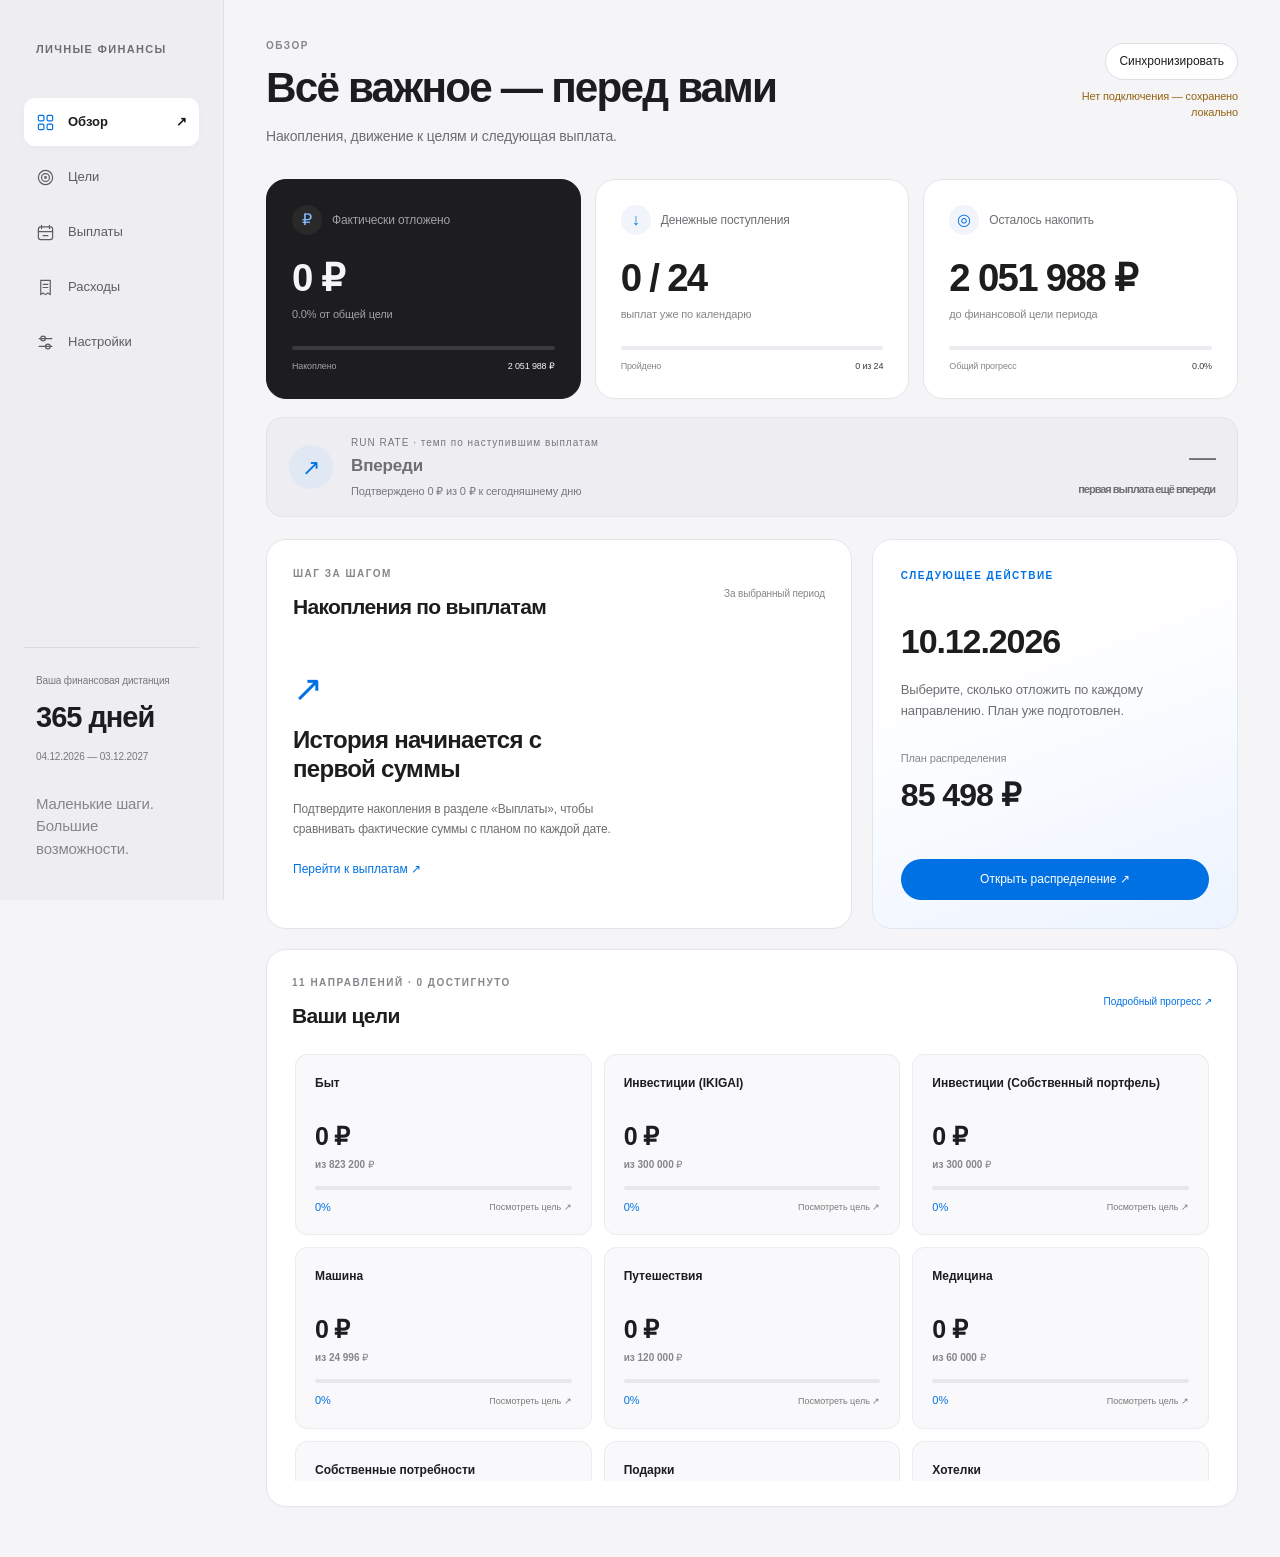
<file: index.html>
<!doctype html>
<html lang="ru">
<head>
<meta charset="utf-8">
<meta name="viewport" content="width=device-width, initial-scale=1">
<title>Финансовый трекер — 365 дней</title>
<style>
:root{--bg:#0f172a;--panel:#111c33;--panel2:#17233d;--line:#2b3a58;--text:#e5edf8;--muted:#9fb0ca;--accent:#65d6a5;--accent2:#7aa7ff;--warn:#ffd166;--danger:#ff7b8b}
*{box-sizing:border-box} body{margin:0;background:linear-gradient(135deg,#0b1222,#14213d);color:var(--text);font-family:Inter,system-ui,-apple-system,Segoe UI,Roboto,Arial,sans-serif}
.wrap{max-width:1500px;margin:auto;padding:24px}.hero{display:flex;justify-content:space-between;gap:20px;align-items:flex-start;margin-bottom:18px;flex-wrap:wrap}
h1{margin:0 0 8px;font-size:clamp(26px,4vw,42px)} h2{margin:0 0 12px;font-size:20px} p{color:var(--muted);margin:6px 0}
.badge{display:inline-block;padding:6px 10px;border:1px solid #365070;border-radius:999px;color:#b9caff;background:#172844;font-size:12px}
.panel{background:rgba(17,28,51,.92);border:1px solid var(--line);border-radius:18px;padding:18px;box-shadow:0 12px 30px #0002;margin-bottom:18px}
.grid{display:grid;grid-template-columns:repeat(3,minmax(0,1fr));gap:14px}.metric{position:relative;overflow:hidden;min-height:178px;padding:16px;border:1px solid #31476b;border-radius:18px;background:linear-gradient(145deg,#1a2b49,#14213a);box-shadow:inset 0 1px #ffffff0b,0 10px 22px #00000014;display:flex;flex-direction:column}.metric:after{content:"";position:absolute;width:130px;height:130px;border-radius:50%;right:-62px;top:-70px;background:radial-gradient(circle,#7aa7ff22,transparent 68%);pointer-events:none}.metric-top{display:flex;align-items:center;gap:9px;color:#b6c8e3;font-weight:750;font-size:13px;position:relative;z-index:1}.metric-icon{display:grid;place-items:center;width:29px;height:29px;border-radius:9px;background:#2b4268;color:#b8d2ff;font-size:16px}.metric-value{font-size:31px;line-height:1.08;font-weight:850;letter-spacing:-.7px;margin:17px 0 5px;position:relative;z-index:1}.metric-detail{font-size:12px;color:var(--muted);position:relative;z-index:1}.metric-progress{height:9px;border-radius:999px;background:#263955;overflow:hidden;margin-top:auto;position:relative;z-index:1}.metric-progress span{display:block;height:100%;width:0;border-radius:inherit;box-shadow:0 0 13px #7aa7ff8c;transition:width .3s}.metric-meta{display:flex;justify-content:space-between;gap:8px;margin-top:8px;color:#94a9c8;font-size:11px;position:relative;z-index:1}.metric-meta b{color:#d7e4f8}.metric-earned .metric-icon,.metric-earned .metric-progress span{background:linear-gradient(90deg,#4a93ff,#65d6a5)}.metric-remaining .metric-icon,.metric-remaining .metric-progress span{background:linear-gradient(90deg,#8c88ff,#7aa7ff)}.metric-payments .metric-icon,.metric-payments .metric-progress span{background:linear-gradient(90deg,#536dff,#7aa7ff)}
.progress{height:12px;background:#24334d;border-radius:999px;overflow:hidden;margin-top:10px}.bar{height:100%;width:0;background:linear-gradient(90deg,var(--accent2),var(--accent));transition:width .25s}
.controls{display:flex;gap:10px;flex-wrap:wrap;align-items:center}.controls label{font-size:13px;color:var(--muted)} input,select,button{font:inherit} input,select{background:#0d172a;color:var(--text);border:1px solid #3b4c6c;border-radius:9px;padding:9px;min-width:0} button{border:0;border-radius:10px;padding:10px 13px;cursor:pointer;background:var(--accent);color:#082116;font-weight:800} button.secondary{background:#2a3b5c;color:var(--text)} button.danger{background:#5b2635;color:#ffd8df}
.run-rate{display:grid;grid-template-columns:auto minmax(220px,1fr) auto;gap:18px;align-items:center;background:linear-gradient(100deg,#172a49,#162b3d);border:1px solid #36567d;border-radius:15px;padding:16px}.run-rate-icon{display:grid;place-items:center;width:46px;height:46px;border-radius:14px;background:#223b61;color:#a9c8ff;font-size:22px}.run-rate-label{font-size:13px;color:var(--muted)}.run-rate-title{font-size:18px;font-weight:800;margin-top:3px}.run-rate-copy{font-size:13px;color:var(--muted);margin-top:4px}.run-rate-value{text-align:right;font-size:20px;font-weight:850}.run-rate-value small{display:block;font-size:12px;font-weight:600;color:var(--muted);margin-top:3px}.payday-layout{display:grid;grid-template-columns:minmax(270px,.8fr) minmax(0,1.2fr);gap:14px;height:620px}.payday-list,.allocation{min-height:0;overflow:auto}.payday-list{padding-right:4px}.payday-item{width:100%;display:grid;grid-template-columns:1fr auto;gap:4px;text-align:left;background:var(--panel2);color:var(--text);border:1px solid var(--line);border-radius:12px;padding:12px;margin:0 0 8px}.payday-item:hover,.payday-item.selected{border-color:var(--accent2);background:#1b3150}.payday-item .date{font-weight:800}.payday-item .details{font-size:12px;color:var(--muted)}.payday-item .amount{text-align:right;font-size:12px;color:var(--muted)}.payday-item .amount b{display:block;color:var(--text);font-size:14px}.allocation{background:var(--panel2);border:1px solid var(--line);border-radius:14px;padding:15px}.allocation-head{display:flex;justify-content:space-between;gap:12px;align-items:flex-start;margin-bottom:12px}.allocation-head h3{margin:0;font-size:18px}.allocation-total{font-size:12px;color:var(--muted);text-align:right}.allocation-total b{display:block;color:var(--text);font-size:16px;margin-top:3px}.allocation-actions{display:flex;gap:8px;align-items:flex-end;flex-direction:column}.allocation-actions button{font-size:12px;padding:7px 9px}.allocation-table{width:100%;border-collapse:collapse;font-size:14px}.allocation-table th,.allocation-table td{padding:9px 4px;border-bottom:1px solid #263650;text-align:right}.allocation-table th:first-child,.allocation-table td:first-child{text-align:left}.allocation-table th{color:var(--muted);font-size:12px;font-weight:600}.actual{width:128px;padding:9px 11px;background:#0a1c33;color:#f4f8ff;border:1px solid #4f72a5;border-radius:9px;text-align:right;font-weight:750;box-shadow:inset 0 1px 0 #ffffff12}.actual.pending{background:#101b2d;color:#9fb0ca;border-color:#40506b;border-style:dashed;font-weight:600}.actual:hover{border-color:#7aa7ff}.actual:focus{outline:none;border-color:var(--accent);box-shadow:0 0 0 3px #65d6a533}.status{font-weight:800}.good{color:var(--accent)}.partial{color:var(--warn)}.bad{color:var(--danger)}.muted{color:var(--muted)}.goal-grid{display:grid;grid-template-columns:repeat(3,minmax(0,1fr));gap:12px}.goal{background:linear-gradient(145deg,#192742,#152139);border:1px solid var(--line);border-radius:14px;padding:14px;box-shadow:inset 0 1px #ffffff08}.goal.pace-good{border-color:#326b59}.goal.pace-warn,.goal.pace-partial{border-color:#806834}.goal.pace-bad{border-color:#743946}.goal-head{display:flex;justify-content:space-between;gap:10px;font-weight:700}.goal .numbers{font-size:13px;color:var(--muted);margin-top:8px}.pace-badge{font-size:11px;font-weight:800;padding:4px 7px;border-radius:999px;white-space:nowrap;background:#273956;color:var(--muted)}.pace-good .pace-badge{background:#1d493d;color:#8ce5bd}.pace-warn .pace-badge,.pace-partial .pace-badge{background:#554523;color:#ffe197}.pace-bad .pace-badge{background:#572b36;color:#ffb7c0}.goal-track{height:9px;background:#24334d;border-radius:999px;overflow:visible;position:relative;margin-top:11px}.goal-track .bar{height:100%;border-radius:999px}.pace-line{position:absolute;top:-3px;bottom:-3px;width:2px;background:#e5edf8;border-radius:2px;opacity:.8}.pace-numbers{display:flex;justify-content:space-between;gap:8px;margin-top:8px;font-size:11px;color:var(--muted)}.pace-numbers b{color:#c9d8ed}.note{font-size:12px;color:var(--muted);line-height:1.5}.footer{display:flex;justify-content:space-between;gap:10px;flex-wrap:wrap;color:var(--muted);font-size:12px}
.sync-status{font-size:13px;color:var(--muted)}.sync-status[data-status="saved"]{color:var(--accent)}.sync-status[data-status="error"],.sync-status[data-status="offline"]{color:var(--warn)}
</style>
<link rel="stylesheet" href="expenses.css">
<link rel="stylesheet" href="design.css">
<link rel="stylesheet" href="workspace.css">
</head>
<body>
<div class="wrap">
  <div class="hero">
    <div>
      <span class="badge">365 дней · ближе к своим целям</span>
      <h1>Ваше завтра,<br>в цифрах.</h1>
      <p>Планы становятся ближе с каждой выплатой. Распределяйте накопления и наблюдайте, как растут ваши цели.</p>
    </div>
    <div class="controls">
      <label>Старт периода <input id="startDate" type="date"></label>
      <button id="rebuild">Пересчитать год</button>
      <button class="secondary" id="save">Сохранить в браузере</button>
      <button class="secondary" id="export">Экспорт CSV</button>
      <button class="secondary" id="restoreCsv">Загрузить CSV</button>
      <input id="importCsv" type="file" accept="text/csv,.csv" hidden>
      <button class="danger" id="reset">Сбросить факт</button>
    </div>
  </div>

  <div class="controls" style="margin-bottom:18px"><button class="secondary" id="sync" title="Загрузить суммы из Google Sheets и повторить отправку локальных изменений">Синхронизировать</button><span class="sync-status" id="syncStatus" role="status" aria-live="polite">Загрузка данных…</span></div>

  <p class="note" style="margin-bottom:18px">Изменения отправляются автоматически после окончания ввода. «Синхронизировать» загружает суммы из Google Sheets и повторяет отправку несохранённых изменений.</p>

  <section class="grid" id="metrics"></section>

  <section class="panel" id="runRate"></section>

  <section class="panel">
    <h2>Прогресс по целям</h2>
    <div class="goal-grid" id="goals"></div>
  </section>

  <section class="panel">
    <h2>Календарь зарплат и распределений</h2>
    <p class="note">Поля уже заполнены плановыми суммами — при необходимости просто исправьте их. Enter сохраняет значение и переводит к следующему полю. Если часть целей в этом месяце пропускается, нажмите «Закрыть выплату» — она получит статус «Готово, неполностью».</p>
    <div class="payday-layout"><div class="payday-list" id="paydays"></div><div class="allocation" id="allocation"></div></div>
  </section>

  <section class="panel">
    <h2>Правила и настройки</h2>
    <p class="note">Суммы из плана: зарплата 171 000 ₽ в месяц, каждая выплата — 85 500 ₽. Плановые суммы по направлениям делятся пополам между двумя выплатами месяца. Учитываются общероссийские нерабочие праздничные дни и переносы выходных.</p>
    <div class="footer"><span id="summary"></span><span>Данные сохраняются в браузере автоматически.</span></div>
  </section>
</div>

<script>
const APPS_SCRIPT_URL = 'https://script.google.com/macros/s/AKfycbxyXlfMsLI5Rtqs5pRAyI-jBSozz_n-5YHSTcrkU-KpD9yapOXZPlHC12Tip6o6TkC5/exec';
const SYNC_CACHE_KEY = 'financeTrackerSyncV1', SAVE_DELAY = 850;
// Sheets currently serializes midnight Moscow time as the previous UTC day.
const SHEET_TIME_ZONE = 'Europe/Moscow';
let pending = {}, syncTimer, saving = null, loading = null, storageFailed = false;
function setSyncStatus(status, message){
  const el=document.getElementById('syncStatus');
  el.dataset.status=status;
  el.textContent=storageFailed?'Ошибка синхронизации — локальный кэш недоступен':message;
}
function readCache(name, fallback){
  try{return JSON.parse(localStorage.getItem(name)||'null')??fallback}
  catch(error){storageFailed=true;return fallback}
}
function persistCache(){
  try{
    // One atomic snapshot keeps values and their pending flags together across reloads.
    localStorage.setItem(SYNC_CACHE_KEY,JSON.stringify({actual,pending}));
    localStorage.setItem('financeTrackerActual',JSON.stringify(actual));
    storageFailed=false;
  }catch(error){storageFailed=true;setSyncStatus('error','Ошибка синхронизации')}
}
function scheduleSync(delay=SAVE_DELAY){
  clearTimeout(syncTimer);
  syncTimer=setTimeout(()=>syncPendingEntries(),delay);
}
function queueEntry(date,category,value,planned,force=false){
  const id=key(date,category), amount=Number(value);
  const normalized=Number.isFinite(amount)?Math.max(0,amount):0;
  // Enter and the browser-save button may confirm an already saved value.
  if(!force && Object.hasOwn(actual,id) && actual[id]===normalized) return;
  actual[id]=normalized;
  pending[id]={date,category,planned,actual:actual[id],revision:Date.now()+":"+Math.random(),due:Date.now()+SAVE_DELAY};
  persistCache();
  setSyncStatus(navigator.onLine?'saving':'offline',navigator.onLine?'Сохраняется…':'Нет подключения — сохранено локально');
  scheduleSync();
}
async function requestCloud(options={}){
  const controller=new AbortController(), timeout=setTimeout(()=>controller.abort(),20000);
  try{
    const response=await fetch(APPS_SCRIPT_URL,{...options,signal:controller.signal,redirect:'follow'});
    if(!response.ok) throw new Error(`Google Sheets: HTTP ${response.status}`);
    let data;
    try{data=await response.json()}catch(error){throw new Error('Google вернул не JSON. Проверьте доступ к веб-приложению Apps Script.')}
    if(data?.ok!==true) throw new Error('Google Sheets не подтвердил запрос');
    return data;
  }finally{clearTimeout(timeout)}
}
function reportSyncError(error){
  const offline=!navigator.onLine || error instanceof TypeError || error.name==='AbortError';
  setSyncStatus(offline?'offline':'error',offline?'Нет подключения — сохранено локально':`Ошибка синхронизации: ${error.message}`);
}
async function saveCloudEntry(entry){
  const {date,category,planned,actual}=entry;
  return requestCloud({method:'POST',headers:{'Content-Type':'text/plain;charset=utf-8'},body:JSON.stringify({date,category,planned,actual})});
}
function syncPendingEntries(){
  if(saving) return saving;
  if(loading) return loading.then(()=>syncPendingEntries());
  if(!navigator.onLine){setSyncStatus('offline','Нет подключения — сохранено локально');return Promise.resolve()}
  // Defer the worker so even an empty/not-yet-due queue clears the assigned promise.
  saving=Promise.resolve().then(async()=>{
    try{
      // Serialize requests. An acknowledgement clears only the exact version sent.
      while(true){
        const pair=Object.entries(pending).find(([,entry])=>entry.due<=Date.now());
        if(!pair) break;
        const [id,entry]=pair;
        setSyncStatus('saving','Сохраняется…');
        await saveCloudEntry(entry);
        if(pending[id]?.revision===entry.revision){delete pending[id];persistCache()}
      }
      if(Object.keys(pending).length){scheduleSync();setSyncStatus('saving','Сохраняется…')}
      else setSyncStatus('saved','Сохранено ✓');
    }catch(error){reportSyncError(error);scheduleSync(15000)}
    finally{saving=null}
  });
  return saving;
}
function normalizeCloudEntry(entry){
  let date=entry?.Date;
  if(typeof date==='string' && /^\d{4}-\d{2}-\d{2}T/.test(date)){
    const parsed=new Date(date);
    if(!Number.isFinite(parsed.getTime())) throw new Error('Некорректная дата в Google Sheets');
    const parts=new Intl.DateTimeFormat('en-US',{timeZone:SHEET_TIME_ZONE,year:'numeric',month:'2-digit',day:'2-digit'}).formatToParts(parsed);
    const part=type=>parts.find(item=>item.type===type).value;
    date=`${part('year')}-${part('month')}-${part('day')}`;
  }
  if(typeof date!=='string' || !/^\d{4}-\d{2}-\d{2}$/.test(date) || typeof entry.Category!=='string' || typeof entry.Actual!=='number' || !Number.isFinite(entry.Actual) || entry.Actual<0){
    throw new Error('Некорректный формат записи в Google Sheets');
  }
  return {...entry,Date:date,updated:Date.parse(entry.UpdatedAt)||0};
}
function loadCloudEntries(){
  if(loading) return loading;
  const previousSave=saving;
  loading=(async()=>{
    try{
      if(previousSave) await previousSave;
      setSyncStatus('loading','Загрузка данных…');
      const data=await requestCloud({cache:'no-store'});
      if(!Array.isArray(data.entries)) throw new Error('Invalid entries');
      // Normalize all rows before applying; choose the latest duplicate deterministically.
      const latest=new Map();
      data.entries.forEach(entry=>{
        const normalized=normalizeCloudEntry(entry), id=key(normalized.Date,normalized.Category);
        const previous=latest.get(id);
        if(!previous || normalized.updated>=previous.updated) latest.set(id,normalized);
      });
      latest.forEach((entry,id)=>{
        if(!pending[id]) actual[id]=entry.Actual;
      });
      persistCache();
      renderPreservingInput();
      setSyncStatus(Object.keys(pending).length?'saving':'saved',Object.keys(pending).length?'Сохраняется…':'Сохранено ✓');
    }catch(error){reportSyncError(error)}
    finally{loading=null}
  })();
  return loading;
}
async function synchronize(){
  await loadCloudEntries();
  if(Object.keys(pending).length) await syncPendingEntries();
}
function renderPreservingInput(){
  const focused=document.activeElement;
  const editing=focused?.matches('#allocation input');
  render(Boolean(editing));
  if(editing) document.querySelectorAll('#allocation input').forEach(input=>{
    const id=key(input.dataset.date,input.dataset.goal);
    if(input!==focused && Object.hasOwn(actual,id)) input.value=actual[id];
    input.classList.toggle('pending',!Object.hasOwn(actual,id));
    input.classList.toggle('confirmed',Object.hasOwn(actual,id));
  });
}
function replaceActual(next,force=false){
  // Explicit zeroes prevent reset/import values from returning on the next GET.
  const ids=new Set([...Object.keys(actual),...Object.keys(next)]);
  for(const id of ids){
    const split=id.indexOf('|'), date=id.slice(0,split), category=id.slice(split+1);
    if(!PLAN.some(([goal])=>goal===category)) continue;
    const row=rows.find(row=>row.date===date);
    queueEntry(date,category,next[id]??0,pending[id]?.planned??plannedFor(category,row?.nominal||date),force);
  }
}

const PLAN = [
  ["Быт",68600],["Инвестиции (IKIGAI)",25000],["Инвестиции (Собственный портфель)",25000],
  ["Машина",2083],["Путешествия",10000],["Медицина",5000],["Собственные потребности",10000],
  ["Подарки",5000],["Хотелки",10000],["Фитнес/Спорт",8333],["Собственные отложения",1983]
];
const MONTHLY = 171000, PAY = 85500, DAYS=365;
const HOLIDAYS = new Set([
  // Утверждённые переносы выходных в России на 2026 год.
  "2026-01-09", "2026-12-31",
  // Переносы, предусмотренные проектом производственного календаря на 2027 год.
  "2027-02-22", "2027-11-05", "2027-12-31"
]);
let rows=[], actual={}, closed={}, selectedDate=null;
const euro = n => new Intl.NumberFormat("ru-RU",{style:"currency",currency:"RUB",maximumFractionDigits:0}).format(n||0);
const iso = d => d.toISOString().slice(0,10);
const dateRu = s => new Date(s+"T12:00:00").toLocaleDateString("ru-RU",{day:"2-digit",month:"2-digit",year:"numeric"});
function russianPublicHolidays(year){
  const dates=[];
  for(let day=1;day<=8;day++) dates.push(`${year}-01-${String(day).padStart(2,"0")}`);
  ["02-23","03-08","05-01","05-09","06-12","11-04"].forEach(day=>dates.push(`${year}-${day}`));
  return new Set(dates);
}
function observedHoliday(d){
  // Если праздник (кроме новогодних каникул) совпал с выходным, выходной переносится
  // на ближайший рабочий день согласно ст. 112 ТК РФ.
  const year=d.getFullYear(), fixed=russianPublicHolidays(year), day=iso(d);
  if(!fixed.has(day) || d.getMonth()===0 || (d.getDay()!==0 && d.getDay()!==6)) return false;
  let observed=addDays(d,1);
  while(observed.getDay()===0 || observed.getDay()===6 || fixed.has(iso(observed))) observed=addDays(observed,1);
  return iso(observed);
}
function isOff(d){
  const day=iso(d);
  if(d.getDay()===0 || d.getDay()===6 || HOLIDAYS.has(day) || russianPublicHolidays(d.getFullYear()).has(day)) return true;
  for(const offset of [-1,-2]){
    const holiday=addDays(d,offset);
    if(observedHoliday(holiday)===day) return true;
  }
  return false;
}
function previousWorkday(d){let x=new Date(d);while(isOff(x))x.setDate(x.getDate()-1);return x}
function addDays(d,n){let x=new Date(d);x.setDate(x.getDate()+n);return x}
function monthKey(d){return d.getFullYear()+"-"+String(d.getMonth()+1).padStart(2,"0")}
function getStart(){return new Date((document.getElementById("startDate").value||iso(new Date()))+"T12:00:00")}
function build(){
  try{localStorage.setItem("financeTrackerStart",JSON.stringify(startDate.value))}catch(error){storageFailed=true}
  rows=[]; let start=getStart(), end=addDays(start,DAYS-1);
  for(let d=new Date(start);d<=end;d=addDays(d,1)){
    if(d.getDate()===10 || d.getDate()===25){
      const payDate=previousWorkday(d);
      if(payDate>=start && payDate<=end) rows.push({date:iso(payDate),nominal:iso(d),month:monthKey(d),type:"pay"});
    }
  }
  if(!rows.some(r=>r.date===selectedDate)) selectedDate=(rows.find(r=>r.date>=iso(new Date()))||rows[0])?.date||null;
  normalizeLegacyDefaultValues();
  render();
}
function key(date,goal){return date+"|"+goal}
function paymentStatus(date,sum){
  const row=rows.find(item=>item.date===date), target=row?plannedForPayment(row):PAY;
  if(sum>=target) return {text:"✓ Выполнено",className:"good"};
  if(closed[date]) return {text:"✓ Готово, неполностью",className:"partial"};
  return {text:"В процессе",className:"bad"};
}
function saveActual(date,goal,value){
  const row=rows.find(row=>row.date===date);
  queueEntry(date,goal,value,plannedFor(goal,row?.nominal||date));
}
function plannedFor(goal,nominalDate){
  const monthly=PLAN.find(x=>x[0]===goal)[1], base=Math.floor(monthly/2);
  // Нечётный рубль добавляется ко второй выплате месяца, чтобы план за месяц оставался точным.
  return base+(monthly%2 && new Date(nominalDate+"T12:00:00").getDate()===25?1:0);
}
function totalPlannedFor(goal){return rows.reduce((sum,row)=>sum+plannedFor(goal,row.nominal),0)}
function plannedForPayment(row){return PLAN.reduce((sum,[goal])=>sum+plannedFor(goal,row.nominal),0)}
function normalizeLegacyDefaultValues(){
  let changed=false;
  rows.forEach(row=>PLAN.forEach(([goal,monthly])=>{
    const storageKey=key(row.date,goal);
    if(!syncCache && actual[storageKey]===monthly/2 && !Number.isInteger(actual[storageKey])){
      actual[storageKey]=plannedFor(goal,row.nominal);
      changed=true;
    }
  }));
  if(changed) localStorage.setItem("financeTrackerActual",JSON.stringify(actual));
}
function totalActual(goal){return rows.reduce((s,r)=>s+(+actual[key(r.date,goal)]||0),0)}
function actualThrough(goal,date){return rows.filter(row=>row.date<=date).reduce((sum,row)=>sum+(+actual[key(row.date,goal)]||0),0)}
function plannedThrough(goal,date){return rows.filter(row=>row.date<=date).reduce((sum,row)=>sum+plannedFor(goal,row.nominal),0)}
function paceStatus(actualAmount,plannedAmount){
  if(!plannedAmount) return actualAmount?{label:"Раньше графика",className:"good"}:{label:"Впереди",className:"muted"};
  const ratio=actualAmount/plannedAmount;
  if(ratio>=.98) return {label:ratio>1.02?"Опережение":"В темпе",className:"good"};
  if(ratio>=.8) return {label:"Ниже темпа",className:"partial"};
  return {label:"Просадка",className:"bad"};
}
function render(preserveAllocation=false){
  const totalPlanned=rows.reduce((sum,row)=>sum+plannedForPayment(row),0), totalActualAll=rows.reduce((s,r)=>s+PLAN.reduce((a,g)=>a+(+actual[key(r.date,g[0])]||0),0),0);
  const pct=totalPlanned?Math.min(100,totalActualAll/totalPlanned*100):0;
  const today=iso(new Date()), passedPayments=rows.filter(row=>row.date<=today).length;
  const metrics=[
    {kind:"payments",icon:"↓",label:"Денежные поступления",value:`${passedPayments} / ${rows.length}`,detail:"выплат уже по календарю",progress:rows.length?passedPayments/rows.length*100:0,left:"Пройдено",right:`${passedPayments} из ${rows.length}`},
    {kind:"earned",icon:"₽",label:"Фактически отложено",value:euro(totalActualAll),detail:`${pct.toFixed(1)}% от общей цели`,progress:pct,left:"Накоплено",right:euro(totalPlanned)},
    {kind:"remaining",icon:"◎",label:"Осталось накопить",value:euro(Math.max(0,totalPlanned-totalActualAll)),detail:"до финансовой цели периода",progress:pct,left:"Общий прогресс",right:`${pct.toFixed(1)}%`}
  ];
  document.getElementById("metrics").innerHTML=metrics.map(item=>`<div class="metric metric-${item.kind}"><div class="metric-top"><span class="metric-icon">${item.icon}</span><span>${item.label}</span></div><div class="metric-value">${item.value}</div><div class="metric-detail">${item.detail}</div><div class="metric-progress"><span style="width:${item.progress}%"></span></div><div class="metric-meta"><span>${item.left}</span><b>${item.right}</b></div></div>`).join("");
  const plannedToToday=PLAN.reduce((sum,[goal])=>sum+plannedThrough(goal,today),0), actualToToday=PLAN.reduce((sum,[goal])=>sum+actualThrough(goal,today),0), overallPace=paceStatus(actualToToday,plannedToToday), overallRatio=plannedToToday?actualToToday/plannedToToday:0;
  document.getElementById("runRate").innerHTML=`<div class="run-rate"><div class="run-rate-icon">↗</div><div><div class="run-rate-label">RUN RATE · темп по наступившим выплатам</div><div class="run-rate-title ${overallPace.className}">${overallPace.label}</div><div class="run-rate-copy">Подтверждено ${euro(actualToToday)} из ${euro(plannedToToday)} к сегодняшнему дню</div></div><div class="run-rate-value ${overallPace.className}">${plannedToToday?Math.round(overallRatio*100)+"%":"—"}<small>${plannedToToday?"от текущего плана":"первая выплата ещё впереди"}</small></div></div>`;
  document.getElementById("goals").innerHTML=PLAN.map(([g])=>{
    const p=totalPlannedFor(g), a=totalActual(g), q=p?Math.min(100,a/p*100):0, plannedNow=plannedThrough(g,today), actualNow=actualThrough(g,today), pace=paceStatus(actualNow,plannedNow), marker=p?Math.min(100,plannedNow/p*100):0;
    return `<div class="goal pace-${pace.className}"><div class="goal-head"><span>${g}</span><span class="pace-badge">${pace.label}</span></div><div class="numbers">${euro(a)} / ${euro(p)} · ${q.toFixed(0)}%</div><div class="goal-track"><div class="bar" style="width:${q}%"></div><i class="pace-line" style="left:${marker}%"></i></div><div class="pace-numbers"><span>Факт к сегодня: <b>${euro(actualNow)}</b></span><span>Нужно: <b>${euro(plannedNow)}</b></span></div></div>`;
  }).join("");
  const paydays=document.getElementById("paydays");
  paydays.innerHTML=rows.map(r=>{
    const sum=PLAN.reduce((total,[g])=>total+(+actual[key(r.date,g)]||0),0), target=plannedForPayment(r), status=paymentStatus(r.date,sum);
    return `<button class="payday-item ${r.date===selectedDate?'selected':''}" data-select="${r.date}"><span class="date">${dateRu(r.date)}</span><span class="amount"><b>${euro(sum)}</b>из ${euro(target)}</span><span class="details">по графику: ${dateRu(r.nominal)}</span><span class="status ${status.className}">${status.text}</span></button>`;
  }).join("");
  paydays.querySelectorAll("[data-select]").forEach(button=>button.addEventListener("click",()=>{selectedDate=button.dataset.select;render()}));
  const selected=rows.find(r=>r.date===selectedDate);
  const allocation=document.getElementById("allocation");
  if(!selected){allocation.innerHTML="<p class=\"muted\">В выбранном периоде нет выплат.</p>";return}
  const total=PLAN.reduce((sum,[g])=>sum+(+actual[key(selected.date,g)]||0),0), target=plannedForPayment(selected), status=paymentStatus(selected.date,total), isClosed=Boolean(closed[selected.date]);
  if(preserveAllocation){
    const totalLabel=allocation.querySelector(".allocation-total b");
    if(totalLabel){totalLabel.textContent=`${euro(total)} / ${euro(target)}`;totalLabel.className=status.className}
    return;
  }
  allocation.innerHTML=`<div class="allocation-head"><div><h3>${dateRu(selected.date)}</h3><p>Распределение одной выплаты</p></div><div class="allocation-actions"><div class="allocation-total">Отложено<b class="${status.className}">${euro(total)} / ${euro(target)}</b></div><button class="secondary" id="toggleClosed">${isClosed?'Вернуть в работу':'Закрыть выплату'}</button></div></div><table class="allocation-table"><thead><tr><th>Направление</th><th>План</th><th>Факт</th></tr></thead><tbody>${PLAN.map(([g])=>{const planned=plannedFor(g,selected.nominal),confirmed=Object.hasOwn(actual,key(selected.date,g));return `<tr><td>${g}</td><td class="muted">${euro(planned)}</td><td><input class="actual ${confirmed?'confirmed':'pending'}" type="number" min="0" step="1" data-date="${selected.date}" data-goal="${g}" value="${actual[key(selected.date,g)] ?? planned}" aria-label="Фактическая сумма: ${g}"></td></tr>`}).join("")}</tbody></table>`;
  document.getElementById("toggleClosed").onclick=()=>{
    if(isClosed) delete closed[selected.date]; else closed[selected.date]=true;
    localStorage.setItem("financeTrackerClosed",JSON.stringify(closed)); render();
  };
  allocation.querySelectorAll("input").forEach(inp=>inp.addEventListener("input",()=>{
    saveActual(inp.dataset.date,inp.dataset.goal,inp.value);
    renderPreservingInput();
  }));
  allocation.querySelectorAll("input").forEach(inp=>inp.addEventListener("focus",()=>inp.select()));
  allocation.querySelectorAll("input").forEach((inp,index,inputs)=>inp.addEventListener("keydown",e=>{
    if(e.key!=="Enter") return;
    e.preventDefault();
    saveActual(inp.dataset.date,inp.dataset.goal,inp.value);
    render();
    const next=allocation.querySelectorAll("input")[index+1];
    if(next){next.focus();next.select()}
  }));
  document.getElementById("summary").textContent=`Период: ${dateRu(iso(startDate.value?getStart():new Date()))} — ${dateRu(iso(addDays(getStart(),DAYS-1)))} · ${rows.length} выплат`;
}
function exportCSV(){
  const cols=["Дата начала периода","Дата выплаты","Номинальная дата","Сумма ЗП",...PLAN.map(x=>x[0]),"Факт всего","Статус выплаты"];
  let csv=[cols.join(";")];
  rows.forEach(r=>{let vals=PLAN.map(([g])=>+actual[key(r.date,g)]||0);csv.push([startDate.value,r.date,r.nominal,PAY,...vals,vals.reduce((a,b)=>a+b,0),closed[r.date]?"closed":""].join(";"))});
  const blob=new Blob(["\ufeff"+csv.join("\n")],{type:"text/csv;charset=utf-8"});
  const a=document.createElement("a");a.href=URL.createObjectURL(blob);a.download="financial-tracker.csv";a.click();URL.revokeObjectURL(a.href);
}
function restoreCSV(file){
  const reader=new FileReader();
  reader.onload=()=>{
    try{
      const lines=String(reader.result).trim().split(/\r?\n/);
      const columns=lines.shift().replace(/^\uFEFF/,"").split(";");
      const dateColumn=columns.indexOf("Дата выплаты"), startColumn=columns.indexOf("Дата начала периода"), statusColumn=columns.indexOf("Статус выплаты");
      const goalColumns=PLAN.map(([goal])=>columns.indexOf(goal));
      if(dateColumn<0 || goalColumns.some(index=>index<0)) throw new Error("invalid csv");
      const importedActual={}, importedClosed={}; let importedStart="";
      lines.filter(Boolean).forEach(line=>{
        const cells=line.split(";"), date=cells[dateColumn];
        if(!/^\d{4}-\d{2}-\d{2}$/.test(date)) return;
        if(!importedStart && startColumn>=0 && /^\d{4}-\d{2}-\d{2}$/.test(cells[startColumn])) importedStart=cells[startColumn];
        PLAN.forEach(([goal],index)=>{
          const value=Number((cells[goalColumns[index]]||"").replace(",","."));
          if(Number.isFinite(value) && value>=0) importedActual[key(date,goal)]=value;
        });
        if(statusColumn>=0 && cells[statusColumn]==="closed") importedClosed[date]=true;
      });
      if(!confirm("Заменить текущие данные данными из выбранного CSV-файла?")) return;
      replaceActual(importedActual); closed=importedClosed;
      if(importedStart) startDate.value=importedStart;
      localStorage.setItem("financeTrackerActual",JSON.stringify(actual));
      localStorage.setItem("financeTrackerClosed",JSON.stringify(closed));
      build();
      alert("Данные из CSV загружены.");
    }catch(error){alert("Не удалось загрузить CSV: выберите файл, экспортированный финансовым трекером.")}
  };
  reader.readAsText(file);
}
const startDate=document.getElementById("startDate");
startDate.value=iso(new Date());
const syncCache=readCache(SYNC_CACHE_KEY,null);
actual=syncCache?.actual??readCache("financeTrackerActual",{});
pending=syncCache?.pending??{};
closed=readCache("financeTrackerClosed",{});
startDate.value=readCache("financeTrackerStart",startDate.value);
document.getElementById("rebuild").onclick=build;
document.getElementById("save").onclick=e=>{
  document.querySelectorAll("#allocation input").forEach(inp=>saveActual(inp.dataset.date,inp.dataset.goal,inp.value));
  localStorage.setItem("financeTrackerClosed",JSON.stringify(closed));
  render();
  const button=e.currentTarget, label=button.textContent;
  button.textContent="✓ Сохранено";
  setTimeout(()=>button.textContent=label,1600);
};
document.getElementById("export").onclick=exportCSV;
document.getElementById("restoreCsv").onclick=()=>document.getElementById("importCsv").click();
document.getElementById("importCsv").onchange=e=>{const file=e.target.files[0];if(file) restoreCSV(file);e.target.value=""};
document.getElementById("reset").onclick=()=>{if(confirm("Удалить все фактические суммы и статусы выплат?")){replaceActual({});closed={};localStorage.removeItem("financeTrackerClosed");render()}};
build();
// Existing browser-only values have never been acknowledged by Sheets.
if(!syncCache) replaceActual({...actual},true);
document.getElementById('sync').onclick=synchronize;
window.addEventListener('online',synchronize);
window.addEventListener('offline',()=>setSyncStatus('offline','Нет подключения — сохранено локально'));
setInterval(()=>{if(navigator.onLine && Object.keys(pending).length) syncPendingEntries()},30000);
synchronize();
</script>
<script src="expenses.js"></script>
<script src="workspace.js"></script>
</body>
</html>
</file>
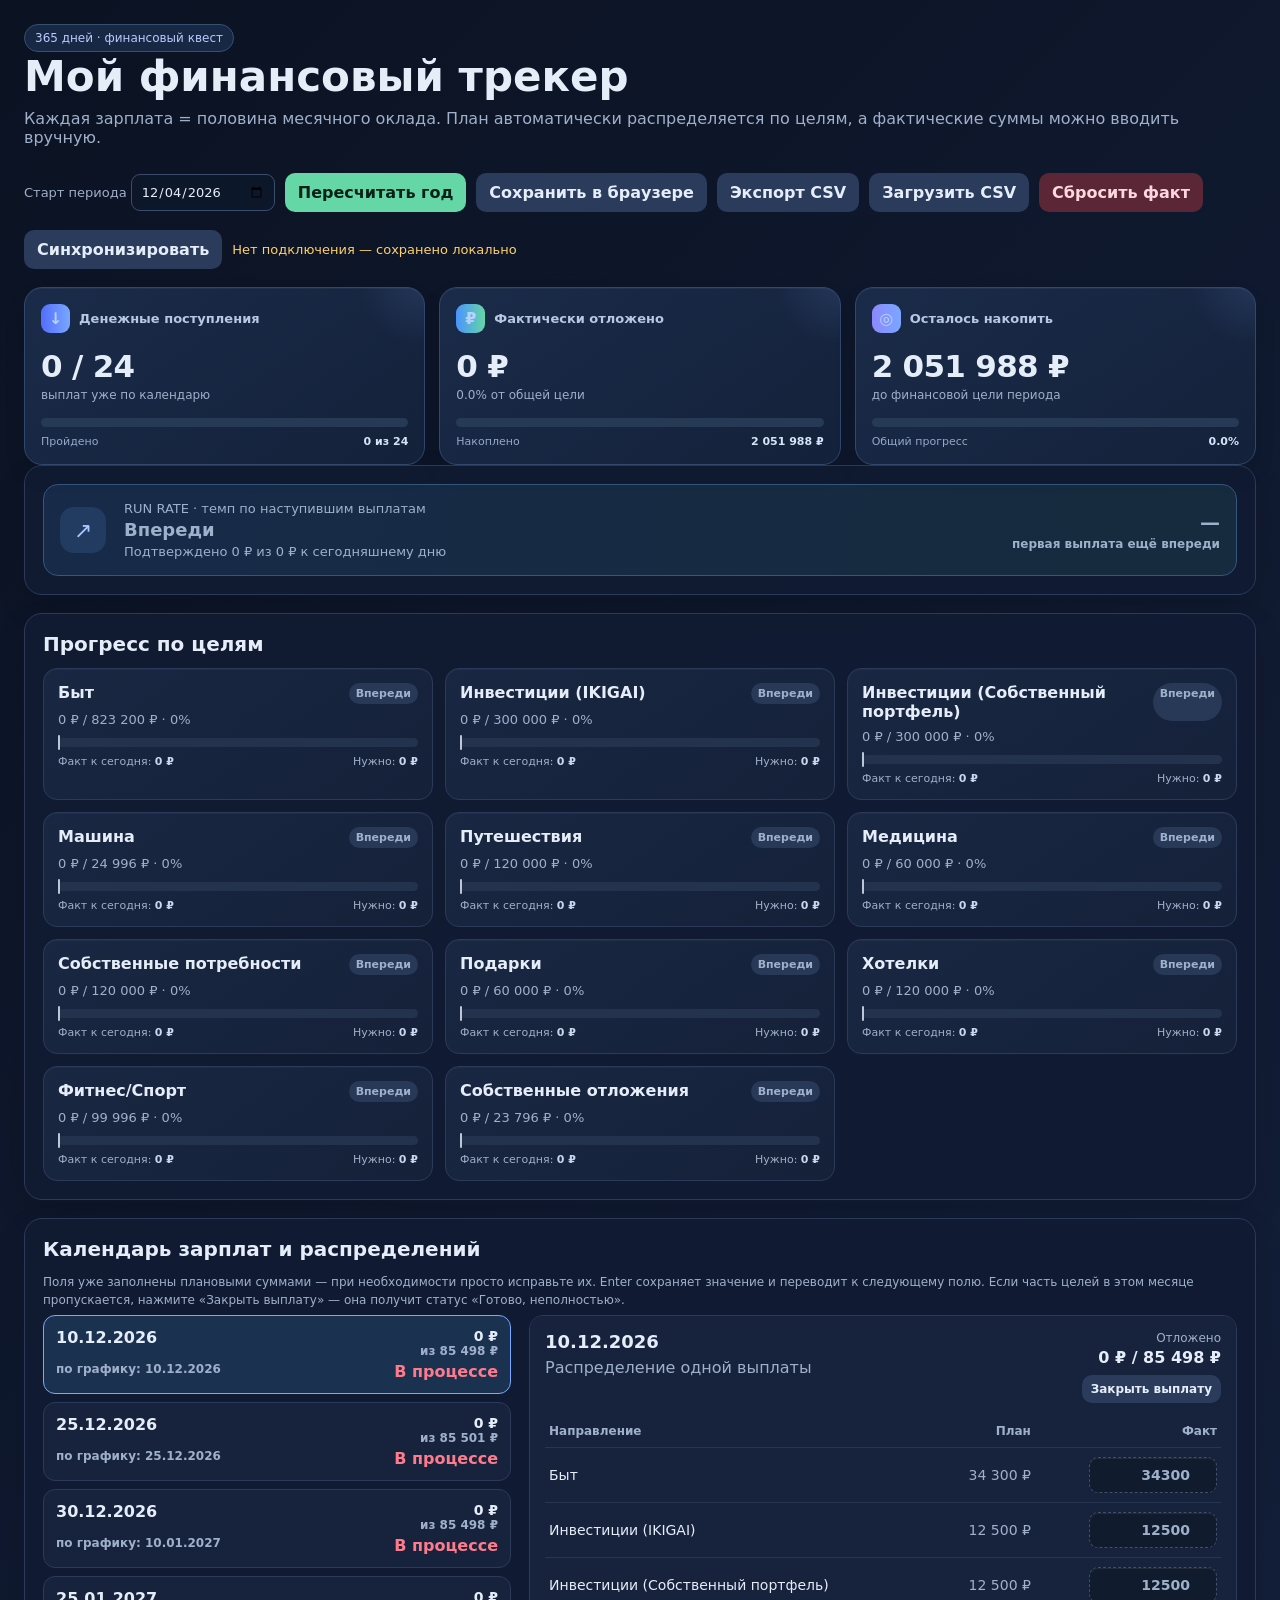
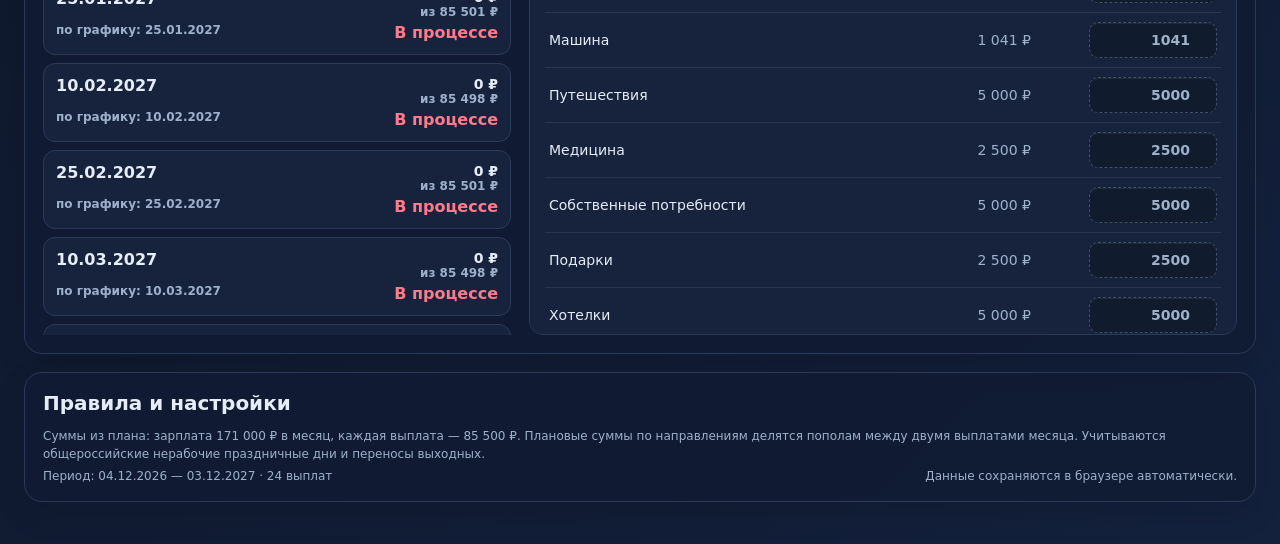
<file: financial_tracker_365.html>
<!doctype html>
<html lang="ru">
<head>
<meta charset="utf-8">
<meta name="viewport" content="width=device-width, initial-scale=1">
<title>Финансовый трекер — 365 дней</title>
<style>
:root{--bg:#0f172a;--panel:#111c33;--panel2:#17233d;--line:#2b3a58;--text:#e5edf8;--muted:#9fb0ca;--accent:#65d6a5;--accent2:#7aa7ff;--warn:#ffd166;--danger:#ff7b8b}
*{box-sizing:border-box} body{margin:0;background:linear-gradient(135deg,#0b1222,#14213d);color:var(--text);font-family:Inter,system-ui,-apple-system,Segoe UI,Roboto,Arial,sans-serif}
.wrap{max-width:1500px;margin:auto;padding:24px}.hero{display:flex;justify-content:space-between;gap:20px;align-items:flex-start;margin-bottom:18px;flex-wrap:wrap}
h1{margin:0 0 8px;font-size:clamp(26px,4vw,42px)} h2{margin:0 0 12px;font-size:20px} p{color:var(--muted);margin:6px 0}
.badge{display:inline-block;padding:6px 10px;border:1px solid #365070;border-radius:999px;color:#b9caff;background:#172844;font-size:12px}
.panel{background:rgba(17,28,51,.92);border:1px solid var(--line);border-radius:18px;padding:18px;box-shadow:0 12px 30px #0002;margin-bottom:18px}
.grid{display:grid;grid-template-columns:repeat(3,minmax(0,1fr));gap:14px}.metric{position:relative;overflow:hidden;min-height:178px;padding:16px;border:1px solid #31476b;border-radius:18px;background:linear-gradient(145deg,#1a2b49,#14213a);box-shadow:inset 0 1px #ffffff0b,0 10px 22px #00000014;display:flex;flex-direction:column}.metric:after{content:"";position:absolute;width:130px;height:130px;border-radius:50%;right:-62px;top:-70px;background:radial-gradient(circle,#7aa7ff22,transparent 68%);pointer-events:none}.metric-top{display:flex;align-items:center;gap:9px;color:#b6c8e3;font-weight:750;font-size:13px;position:relative;z-index:1}.metric-icon{display:grid;place-items:center;width:29px;height:29px;border-radius:9px;background:#2b4268;color:#b8d2ff;font-size:16px}.metric-value{font-size:31px;line-height:1.08;font-weight:850;letter-spacing:-.7px;margin:17px 0 5px;position:relative;z-index:1}.metric-detail{font-size:12px;color:var(--muted);position:relative;z-index:1}.metric-progress{height:9px;border-radius:999px;background:#263955;overflow:hidden;margin-top:auto;position:relative;z-index:1}.metric-progress span{display:block;height:100%;width:0;border-radius:inherit;box-shadow:0 0 13px #7aa7ff8c;transition:width .3s}.metric-meta{display:flex;justify-content:space-between;gap:8px;margin-top:8px;color:#94a9c8;font-size:11px;position:relative;z-index:1}.metric-meta b{color:#d7e4f8}.metric-earned .metric-icon,.metric-earned .metric-progress span{background:linear-gradient(90deg,#4a93ff,#65d6a5)}.metric-remaining .metric-icon,.metric-remaining .metric-progress span{background:linear-gradient(90deg,#8c88ff,#7aa7ff)}.metric-payments .metric-icon,.metric-payments .metric-progress span{background:linear-gradient(90deg,#536dff,#7aa7ff)}
.progress{height:12px;background:#24334d;border-radius:999px;overflow:hidden;margin-top:10px}.bar{height:100%;width:0;background:linear-gradient(90deg,var(--accent2),var(--accent));transition:width .25s}
.controls{display:flex;gap:10px;flex-wrap:wrap;align-items:center}.controls label{font-size:13px;color:var(--muted)} input,select,button{font:inherit} input,select{background:#0d172a;color:var(--text);border:1px solid #3b4c6c;border-radius:9px;padding:9px;min-width:0} button{border:0;border-radius:10px;padding:10px 13px;cursor:pointer;background:var(--accent);color:#082116;font-weight:800} button.secondary{background:#2a3b5c;color:var(--text)} button.danger{background:#5b2635;color:#ffd8df}
.run-rate{display:grid;grid-template-columns:auto minmax(220px,1fr) auto;gap:18px;align-items:center;background:linear-gradient(100deg,#172a49,#162b3d);border:1px solid #36567d;border-radius:15px;padding:16px}.run-rate-icon{display:grid;place-items:center;width:46px;height:46px;border-radius:14px;background:#223b61;color:#a9c8ff;font-size:22px}.run-rate-label{font-size:13px;color:var(--muted)}.run-rate-title{font-size:18px;font-weight:800;margin-top:3px}.run-rate-copy{font-size:13px;color:var(--muted);margin-top:4px}.run-rate-value{text-align:right;font-size:20px;font-weight:850}.run-rate-value small{display:block;font-size:12px;font-weight:600;color:var(--muted);margin-top:3px}.payday-layout{display:grid;grid-template-columns:minmax(270px,.8fr) minmax(0,1.2fr);gap:14px;height:620px}.payday-list,.allocation{min-height:0;overflow:auto}.payday-list{padding-right:4px}.payday-item{width:100%;display:grid;grid-template-columns:1fr auto;gap:4px;text-align:left;background:var(--panel2);color:var(--text);border:1px solid var(--line);border-radius:12px;padding:12px;margin:0 0 8px}.payday-item:hover,.payday-item.selected{border-color:var(--accent2);background:#1b3150}.payday-item .date{font-weight:800}.payday-item .details{font-size:12px;color:var(--muted)}.payday-item .amount{text-align:right;font-size:12px;color:var(--muted)}.payday-item .amount b{display:block;color:var(--text);font-size:14px}.allocation{background:var(--panel2);border:1px solid var(--line);border-radius:14px;padding:15px}.allocation-head{display:flex;justify-content:space-between;gap:12px;align-items:flex-start;margin-bottom:12px}.allocation-head h3{margin:0;font-size:18px}.allocation-total{font-size:12px;color:var(--muted);text-align:right}.allocation-total b{display:block;color:var(--text);font-size:16px;margin-top:3px}.allocation-actions{display:flex;gap:8px;align-items:flex-end;flex-direction:column}.allocation-actions button{font-size:12px;padding:7px 9px}.allocation-table{width:100%;border-collapse:collapse;font-size:14px}.allocation-table th,.allocation-table td{padding:9px 4px;border-bottom:1px solid #263650;text-align:right}.allocation-table th:first-child,.allocation-table td:first-child{text-align:left}.allocation-table th{color:var(--muted);font-size:12px;font-weight:600}.actual{width:128px;padding:9px 11px;background:#0a1c33;color:#f4f8ff;border:1px solid #4f72a5;border-radius:9px;text-align:right;font-weight:750;box-shadow:inset 0 1px 0 #ffffff12}.actual.pending{background:#101b2d;color:#9fb0ca;border-color:#40506b;border-style:dashed;font-weight:600}.actual:hover{border-color:#7aa7ff}.actual:focus{outline:none;border-color:var(--accent);box-shadow:0 0 0 3px #65d6a533}.status{font-weight:800}.good{color:var(--accent)}.partial{color:var(--warn)}.bad{color:var(--danger)}.muted{color:var(--muted)}.goal-grid{display:grid;grid-template-columns:repeat(3,minmax(0,1fr));gap:12px}.goal{background:linear-gradient(145deg,#192742,#152139);border:1px solid var(--line);border-radius:14px;padding:14px;box-shadow:inset 0 1px #ffffff08}.goal.pace-good{border-color:#326b59}.goal.pace-warn,.goal.pace-partial{border-color:#806834}.goal.pace-bad{border-color:#743946}.goal-head{display:flex;justify-content:space-between;gap:10px;font-weight:700}.goal .numbers{font-size:13px;color:var(--muted);margin-top:8px}.pace-badge{font-size:11px;font-weight:800;padding:4px 7px;border-radius:999px;white-space:nowrap;background:#273956;color:var(--muted)}.pace-good .pace-badge{background:#1d493d;color:#8ce5bd}.pace-warn .pace-badge,.pace-partial .pace-badge{background:#554523;color:#ffe197}.pace-bad .pace-badge{background:#572b36;color:#ffb7c0}.goal-track{height:9px;background:#24334d;border-radius:999px;overflow:visible;position:relative;margin-top:11px}.goal-track .bar{height:100%;border-radius:999px}.pace-line{position:absolute;top:-3px;bottom:-3px;width:2px;background:#e5edf8;border-radius:2px;opacity:.8}.pace-numbers{display:flex;justify-content:space-between;gap:8px;margin-top:8px;font-size:11px;color:var(--muted)}.pace-numbers b{color:#c9d8ed}.note{font-size:12px;color:var(--muted);line-height:1.5}.footer{display:flex;justify-content:space-between;gap:10px;flex-wrap:wrap;color:var(--muted);font-size:12px}
.sync-status{font-size:13px;color:var(--muted)}.sync-status[data-status="saved"]{color:var(--accent)}.sync-status[data-status="error"],.sync-status[data-status="offline"]{color:var(--warn)}
</style>
</head>
<body>
<div class="wrap">
  <div class="hero">
    <div>
      <span class="badge">365 дней · финансовый квест</span>
      <h1>Мой финансовый трекер</h1>
      <p>Каждая зарплата = половина месячного оклада. План автоматически распределяется по целям, а фактические суммы можно вводить вручную.</p>
    </div>
    <div class="controls">
      <label>Старт периода <input id="startDate" type="date"></label>
      <button id="rebuild">Пересчитать год</button>
      <button class="secondary" id="save">Сохранить в браузере</button>
      <button class="secondary" id="export">Экспорт CSV</button>
      <button class="secondary" id="restoreCsv">Загрузить CSV</button>
      <input id="importCsv" type="file" accept="text/csv,.csv" hidden>
      <button class="danger" id="reset">Сбросить факт</button>
    </div>
  </div>

  <div class="controls" style="margin-bottom:18px"><button class="secondary" id="sync">Синхронизировать</button><span class="sync-status" id="syncStatus" role="status" aria-live="polite">Загрузка данных…</span></div>

  <section class="grid" id="metrics"></section>

  <section class="panel" id="runRate"></section>

  <section class="panel">
    <h2>Прогресс по целям</h2>
    <div class="goal-grid" id="goals"></div>
  </section>

  <section class="panel">
    <h2>Календарь зарплат и распределений</h2>
    <p class="note">Поля уже заполнены плановыми суммами — при необходимости просто исправьте их. Enter сохраняет значение и переводит к следующему полю. Если часть целей в этом месяце пропускается, нажмите «Закрыть выплату» — она получит статус «Готово, неполностью».</p>
    <div class="payday-layout"><div class="payday-list" id="paydays"></div><div class="allocation" id="allocation"></div></div>
  </section>

  <section class="panel">
    <h2>Правила и настройки</h2>
    <p class="note">Суммы из плана: зарплата 171 000 ₽ в месяц, каждая выплата — 85 500 ₽. Плановые суммы по направлениям делятся пополам между двумя выплатами месяца. Учитываются общероссийские нерабочие праздничные дни и переносы выходных.</p>
    <div class="footer"><span id="summary"></span><span>Данные сохраняются в браузере автоматически.</span></div>
  </section>
</div>

<script>
const APPS_SCRIPT_URL = 'https://script.google.com/macros/s/AKfycbxyXlfMsLI5Rtqs5pRAyI-jBSozz_n-5YHSTcrkU-KpD9yapOXZPlHC12Tip6o6TkC5/exec';
const SYNC_CACHE_KEY = 'financeTrackerSyncV1', SAVE_DELAY = 850;
let pending = {}, syncTimer, saving = null, loading = null, storageFailed = false;
function setSyncStatus(status, message){
  const el=document.getElementById('syncStatus');
  el.dataset.status=status;
  el.textContent=storageFailed?'Ошибка синхронизации — локальный кэш недоступен':message;
}
function readCache(name, fallback){
  try{return JSON.parse(localStorage.getItem(name)||'null')??fallback}
  catch(error){storageFailed=true;return fallback}
}
function persistCache(){
  try{
    // One atomic snapshot keeps values and their pending flags together across reloads.
    localStorage.setItem(SYNC_CACHE_KEY,JSON.stringify({actual,pending}));
    localStorage.setItem('financeTrackerActual',JSON.stringify(actual));
    storageFailed=false;
  }catch(error){storageFailed=true;setSyncStatus('error','Ошибка синхронизации')}
}
function scheduleSync(delay=SAVE_DELAY){
  clearTimeout(syncTimer);
  syncTimer=setTimeout(()=>syncPendingEntries(),delay);
}
function queueEntry(date,category,value,planned){
  const id=key(date,category), amount=Number(value);
  actual[id]=Number.isFinite(amount)?Math.max(0,amount):0;
  pending[id]={date,category,planned,actual:actual[id],revision:Date.now()+":"+Math.random(),due:Date.now()+SAVE_DELAY};
  persistCache();
  setSyncStatus(navigator.onLine?'saving':'offline',navigator.onLine?'Сохраняется…':'Нет подключения — сохранено локально');
  scheduleSync();
}
async function requestCloud(options={}){
  const controller=new AbortController(), timeout=setTimeout(()=>controller.abort(),20000);
  try{
    const response=await fetch(APPS_SCRIPT_URL,{...options,signal:controller.signal,redirect:'follow'});
    const data=await response.json();
    if(!response.ok || data.ok!==true) throw new Error('API rejected request');
    return data;
  }finally{clearTimeout(timeout)}
}
function reportSyncError(error){
  const offline=!navigator.onLine || error instanceof TypeError || error.name==='AbortError';
  setSyncStatus(offline?'offline':'error',offline?'Нет подключения — сохранено локально':'Ошибка синхронизации');
}
async function saveCloudEntry(entry){
  const {date,category,planned,actual}=entry;
  return requestCloud({method:'POST',headers:{'Content-Type':'text/plain;charset=utf-8'},body:JSON.stringify({date,category,planned,actual})});
}
function syncPendingEntries(){
  if(saving) return saving;
  if(loading) return loading.then(()=>syncPendingEntries());
  if(!navigator.onLine){setSyncStatus('offline','Нет подключения — сохранено локально');return Promise.resolve()}
  saving=(async()=>{
    try{
      // Serialize requests. An acknowledgement clears only the exact version sent.
      while(true){
        const pair=Object.entries(pending).find(([,entry])=>entry.due<=Date.now());
        if(!pair) break;
        const [id,entry]=pair;
        setSyncStatus('saving','Сохраняется…');
        await saveCloudEntry(entry);
        if(pending[id]?.revision===entry.revision){delete pending[id];persistCache()}
      }
      if(Object.keys(pending).length){scheduleSync();setSyncStatus('saving','Сохраняется…')}
      else setSyncStatus('saved','Сохранено ✓');
    }catch(error){reportSyncError(error);scheduleSync(15000)}
    finally{saving=null}
  })();
  return saving;
}
function loadCloudEntries(){
  if(loading) return loading;
  const previousSave=saving;
  loading=(async()=>{
    try{
      if(previousSave) await previousSave;
      setSyncStatus('loading','Загрузка данных…');
      const data=await requestCloud({cache:'no-store'});
      if(!Array.isArray(data.entries)) throw new Error('Invalid entries');
      // Validate before applying anything, including rows outside the visible period.
      const entries=data.entries.map(entry=>{
        if(!/^\d{4}-\d{2}-\d{2}$/.test(entry.Date) || typeof entry.Category!=='string' || typeof entry.Actual!=='number' || !Number.isFinite(entry.Actual) || entry.Actual<0) throw new Error('Invalid entry');
        return entry;
      });
      entries.forEach(entry=>{
        const id=key(entry.Date,entry.Category);
        if(!pending[id]) actual[id]=entry.Actual;
      });
      persistCache();
      renderPreservingInput();
      setSyncStatus(Object.keys(pending).length?'saving':'saved',Object.keys(pending).length?'Сохраняется…':'Сохранено ✓');
    }catch(error){reportSyncError(error)}
    finally{loading=null}
  })();
  return loading;
}
async function synchronize(){
  await loadCloudEntries();
  if(Object.keys(pending).length) await syncPendingEntries();
}
function renderPreservingInput(){
  const focused=document.activeElement;
  const editing=focused?.matches('#allocation input');
  render(Boolean(editing));
  if(editing) document.querySelectorAll('#allocation input').forEach(input=>{
    const id=key(input.dataset.date,input.dataset.goal);
    if(input!==focused && Object.hasOwn(actual,id)) input.value=actual[id];
    input.classList.toggle('pending',!Object.hasOwn(actual,id));
    input.classList.toggle('confirmed',Object.hasOwn(actual,id));
  });
}
function replaceActual(next){
  // Explicit zeroes prevent reset/import values from returning on the next GET.
  const ids=new Set([...Object.keys(actual),...Object.keys(next)]);
  for(const id of ids){
    const split=id.indexOf('|'), date=id.slice(0,split), category=id.slice(split+1);
    if(!PLAN.some(([goal])=>goal===category)) continue;
    const row=rows.find(row=>row.date===date);
    queueEntry(date,category,next[id]??0,pending[id]?.planned??plannedFor(category,row?.nominal||date));
  }
}

const PLAN = [
  ["Быт",68600],["Инвестиции (IKIGAI)",25000],["Инвестиции (Собственный портфель)",25000],
  ["Машина",2083],["Путешествия",10000],["Медицина",5000],["Собственные потребности",10000],
  ["Подарки",5000],["Хотелки",10000],["Фитнес/Спорт",8333],["Собственные отложения",1983]
];
const MONTHLY = 171000, PAY = 85500, DAYS=365;
const HOLIDAYS = new Set([
  // Утверждённые переносы выходных в России на 2026 год.
  "2026-01-09", "2026-12-31",
  // Переносы, предусмотренные проектом производственного календаря на 2027 год.
  "2027-02-22", "2027-11-05", "2027-12-31"
]);
let rows=[], actual={}, closed={}, selectedDate=null;
const euro = n => new Intl.NumberFormat("ru-RU",{style:"currency",currency:"RUB",maximumFractionDigits:0}).format(n||0);
const iso = d => d.toISOString().slice(0,10);
const dateRu = s => new Date(s+"T12:00:00").toLocaleDateString("ru-RU",{day:"2-digit",month:"2-digit",year:"numeric"});
function russianPublicHolidays(year){
  const dates=[];
  for(let day=1;day<=8;day++) dates.push(`${year}-01-${String(day).padStart(2,"0")}`);
  ["02-23","03-08","05-01","05-09","06-12","11-04"].forEach(day=>dates.push(`${year}-${day}`));
  return new Set(dates);
}
function observedHoliday(d){
  // Если праздник (кроме новогодних каникул) совпал с выходным, выходной переносится
  // на ближайший рабочий день согласно ст. 112 ТК РФ.
  const year=d.getFullYear(), fixed=russianPublicHolidays(year), day=iso(d);
  if(!fixed.has(day) || d.getMonth()===0 || (d.getDay()!==0 && d.getDay()!==6)) return false;
  let observed=addDays(d,1);
  while(observed.getDay()===0 || observed.getDay()===6 || fixed.has(iso(observed))) observed=addDays(observed,1);
  return iso(observed);
}
function isOff(d){
  const day=iso(d);
  if(d.getDay()===0 || d.getDay()===6 || HOLIDAYS.has(day) || russianPublicHolidays(d.getFullYear()).has(day)) return true;
  for(const offset of [-1,-2]){
    const holiday=addDays(d,offset);
    if(observedHoliday(holiday)===day) return true;
  }
  return false;
}
function previousWorkday(d){let x=new Date(d);while(isOff(x))x.setDate(x.getDate()-1);return x}
function addDays(d,n){let x=new Date(d);x.setDate(x.getDate()+n);return x}
function monthKey(d){return d.getFullYear()+"-"+String(d.getMonth()+1).padStart(2,"0")}
function getStart(){return new Date((document.getElementById("startDate").value||iso(new Date()))+"T12:00:00")}
function build(){
  try{localStorage.setItem("financeTrackerStart",JSON.stringify(startDate.value))}catch(error){storageFailed=true}
  rows=[]; let start=getStart(), end=addDays(start,DAYS-1);
  for(let d=new Date(start);d<=end;d=addDays(d,1)){
    if(d.getDate()===10 || d.getDate()===25){
      const payDate=previousWorkday(d);
      if(payDate>=start && payDate<=end) rows.push({date:iso(payDate),nominal:iso(d),month:monthKey(d),type:"pay"});
    }
  }
  if(!rows.some(r=>r.date===selectedDate)) selectedDate=(rows.find(r=>r.date>=iso(new Date()))||rows[0])?.date||null;
  normalizeLegacyDefaultValues();
  render();
}
function key(date,goal){return date+"|"+goal}
function paymentStatus(date,sum){
  const row=rows.find(item=>item.date===date), target=row?plannedForPayment(row):PAY;
  if(sum>=target) return {text:"✓ Выполнено",className:"good"};
  if(closed[date]) return {text:"✓ Готово, неполностью",className:"partial"};
  return {text:"В процессе",className:"bad"};
}
function saveActual(date,goal,value){
  const row=rows.find(row=>row.date===date);
  queueEntry(date,goal,value,plannedFor(goal,row?.nominal||date));
}
function plannedFor(goal,nominalDate){
  const monthly=PLAN.find(x=>x[0]===goal)[1], base=Math.floor(monthly/2);
  // Нечётный рубль добавляется ко второй выплате месяца, чтобы план за месяц оставался точным.
  return base+(monthly%2 && new Date(nominalDate+"T12:00:00").getDate()===25?1:0);
}
function totalPlannedFor(goal){return rows.reduce((sum,row)=>sum+plannedFor(goal,row.nominal),0)}
function plannedForPayment(row){return PLAN.reduce((sum,[goal])=>sum+plannedFor(goal,row.nominal),0)}
function normalizeLegacyDefaultValues(){
  let changed=false;
  rows.forEach(row=>PLAN.forEach(([goal,monthly])=>{
    const storageKey=key(row.date,goal);
    if(!syncCache && actual[storageKey]===monthly/2 && !Number.isInteger(actual[storageKey])){
      actual[storageKey]=plannedFor(goal,row.nominal);
      changed=true;
    }
  }));
  if(changed) localStorage.setItem("financeTrackerActual",JSON.stringify(actual));
}
function totalActual(goal){return rows.reduce((s,r)=>s+(+actual[key(r.date,goal)]||0),0)}
function actualThrough(goal,date){return rows.filter(row=>row.date<=date).reduce((sum,row)=>sum+(+actual[key(row.date,goal)]||0),0)}
function plannedThrough(goal,date){return rows.filter(row=>row.date<=date).reduce((sum,row)=>sum+plannedFor(goal,row.nominal),0)}
function paceStatus(actualAmount,plannedAmount){
  if(!plannedAmount) return actualAmount?{label:"Раньше графика",className:"good"}:{label:"Впереди",className:"muted"};
  const ratio=actualAmount/plannedAmount;
  if(ratio>=.98) return {label:ratio>1.02?"Опережение":"В темпе",className:"good"};
  if(ratio>=.8) return {label:"Ниже темпа",className:"partial"};
  return {label:"Просадка",className:"bad"};
}
function render(preserveAllocation=false){
  const totalPlanned=rows.reduce((sum,row)=>sum+plannedForPayment(row),0), totalActualAll=rows.reduce((s,r)=>s+PLAN.reduce((a,g)=>a+(+actual[key(r.date,g[0])]||0),0),0);
  const pct=totalPlanned?Math.min(100,totalActualAll/totalPlanned*100):0;
  const today=iso(new Date()), passedPayments=rows.filter(row=>row.date<=today).length;
  const metrics=[
    {kind:"payments",icon:"↓",label:"Денежные поступления",value:`${passedPayments} / ${rows.length}`,detail:"выплат уже по календарю",progress:rows.length?passedPayments/rows.length*100:0,left:"Пройдено",right:`${passedPayments} из ${rows.length}`},
    {kind:"earned",icon:"₽",label:"Фактически отложено",value:euro(totalActualAll),detail:`${pct.toFixed(1)}% от общей цели`,progress:pct,left:"Накоплено",right:euro(totalPlanned)},
    {kind:"remaining",icon:"◎",label:"Осталось накопить",value:euro(Math.max(0,totalPlanned-totalActualAll)),detail:"до финансовой цели периода",progress:pct,left:"Общий прогресс",right:`${pct.toFixed(1)}%`}
  ];
  document.getElementById("metrics").innerHTML=metrics.map(item=>`<div class="metric metric-${item.kind}"><div class="metric-top"><span class="metric-icon">${item.icon}</span><span>${item.label}</span></div><div class="metric-value">${item.value}</div><div class="metric-detail">${item.detail}</div><div class="metric-progress"><span style="width:${item.progress}%"></span></div><div class="metric-meta"><span>${item.left}</span><b>${item.right}</b></div></div>`).join("");
  const plannedToToday=PLAN.reduce((sum,[goal])=>sum+plannedThrough(goal,today),0), actualToToday=PLAN.reduce((sum,[goal])=>sum+actualThrough(goal,today),0), overallPace=paceStatus(actualToToday,plannedToToday), overallRatio=plannedToToday?actualToToday/plannedToToday:0;
  document.getElementById("runRate").innerHTML=`<div class="run-rate"><div class="run-rate-icon">↗</div><div><div class="run-rate-label">RUN RATE · темп по наступившим выплатам</div><div class="run-rate-title ${overallPace.className}">${overallPace.label}</div><div class="run-rate-copy">Подтверждено ${euro(actualToToday)} из ${euro(plannedToToday)} к сегодняшнему дню</div></div><div class="run-rate-value ${overallPace.className}">${plannedToToday?Math.round(overallRatio*100)+"%":"—"}<small>${plannedToToday?"от текущего плана":"первая выплата ещё впереди"}</small></div></div>`;
  document.getElementById("goals").innerHTML=PLAN.map(([g])=>{
    const p=totalPlannedFor(g), a=totalActual(g), q=p?Math.min(100,a/p*100):0, plannedNow=plannedThrough(g,today), actualNow=actualThrough(g,today), pace=paceStatus(actualNow,plannedNow), marker=p?Math.min(100,plannedNow/p*100):0;
    return `<div class="goal pace-${pace.className}"><div class="goal-head"><span>${g}</span><span class="pace-badge">${pace.label}</span></div><div class="numbers">${euro(a)} / ${euro(p)} · ${q.toFixed(0)}%</div><div class="goal-track"><div class="bar" style="width:${q}%"></div><i class="pace-line" style="left:${marker}%"></i></div><div class="pace-numbers"><span>Факт к сегодня: <b>${euro(actualNow)}</b></span><span>Нужно: <b>${euro(plannedNow)}</b></span></div></div>`;
  }).join("");
  const paydays=document.getElementById("paydays");
  paydays.innerHTML=rows.map(r=>{
    const sum=PLAN.reduce((total,[g])=>total+(+actual[key(r.date,g)]||0),0), target=plannedForPayment(r), status=paymentStatus(r.date,sum);
    return `<button class="payday-item ${r.date===selectedDate?'selected':''}" data-select="${r.date}"><span class="date">${dateRu(r.date)}</span><span class="amount"><b>${euro(sum)}</b>из ${euro(target)}</span><span class="details">по графику: ${dateRu(r.nominal)}</span><span class="status ${status.className}">${status.text}</span></button>`;
  }).join("");
  paydays.querySelectorAll("[data-select]").forEach(button=>button.addEventListener("click",()=>{selectedDate=button.dataset.select;render()}));
  const selected=rows.find(r=>r.date===selectedDate);
  const allocation=document.getElementById("allocation");
  if(!selected){allocation.innerHTML="<p class=\"muted\">В выбранном периоде нет выплат.</p>";return}
  const total=PLAN.reduce((sum,[g])=>sum+(+actual[key(selected.date,g)]||0),0), target=plannedForPayment(selected), status=paymentStatus(selected.date,total), isClosed=Boolean(closed[selected.date]);
  if(preserveAllocation){
    const totalLabel=allocation.querySelector(".allocation-total b");
    if(totalLabel){totalLabel.textContent=`${euro(total)} / ${euro(target)}`;totalLabel.className=status.className}
    return;
  }
  allocation.innerHTML=`<div class="allocation-head"><div><h3>${dateRu(selected.date)}</h3><p>Распределение одной выплаты</p></div><div class="allocation-actions"><div class="allocation-total">Отложено<b class="${status.className}">${euro(total)} / ${euro(target)}</b></div><button class="secondary" id="toggleClosed">${isClosed?'Вернуть в работу':'Закрыть выплату'}</button></div></div><table class="allocation-table"><thead><tr><th>Направление</th><th>План</th><th>Факт</th></tr></thead><tbody>${PLAN.map(([g])=>{const planned=plannedFor(g,selected.nominal),confirmed=Object.hasOwn(actual,key(selected.date,g));return `<tr><td>${g}</td><td class="muted">${euro(planned)}</td><td><input class="actual ${confirmed?'confirmed':'pending'}" type="number" min="0" step="1" data-date="${selected.date}" data-goal="${g}" value="${actual[key(selected.date,g)] ?? planned}" aria-label="Фактическая сумма: ${g}"></td></tr>`}).join("")}</tbody></table>`;
  document.getElementById("toggleClosed").onclick=()=>{
    if(isClosed) delete closed[selected.date]; else closed[selected.date]=true;
    localStorage.setItem("financeTrackerClosed",JSON.stringify(closed)); render();
  };
  allocation.querySelectorAll("input").forEach(inp=>inp.addEventListener("input",()=>{
    saveActual(inp.dataset.date,inp.dataset.goal,inp.value);
    renderPreservingInput();
  }));
  allocation.querySelectorAll("input").forEach(inp=>inp.addEventListener("focus",()=>inp.select()));
  allocation.querySelectorAll("input").forEach((inp,index,inputs)=>inp.addEventListener("keydown",e=>{
    if(e.key!=="Enter") return;
    e.preventDefault();
    saveActual(inp.dataset.date,inp.dataset.goal,inp.value);
    render();
    const next=allocation.querySelectorAll("input")[index+1];
    if(next){next.focus();next.select()}
  }));
  document.getElementById("summary").textContent=`Период: ${dateRu(iso(startDate.value?getStart():new Date()))} — ${dateRu(iso(addDays(getStart(),DAYS-1)))} · ${rows.length} выплат`;
}
function exportCSV(){
  const cols=["Дата начала периода","Дата выплаты","Номинальная дата","Сумма ЗП",...PLAN.map(x=>x[0]),"Факт всего","Статус выплаты"];
  let csv=[cols.join(";")];
  rows.forEach(r=>{let vals=PLAN.map(([g])=>+actual[key(r.date,g)]||0);csv.push([startDate.value,r.date,r.nominal,PAY,...vals,vals.reduce((a,b)=>a+b,0),closed[r.date]?"closed":""].join(";"))});
  const blob=new Blob(["\ufeff"+csv.join("\n")],{type:"text/csv;charset=utf-8"});
  const a=document.createElement("a");a.href=URL.createObjectURL(blob);a.download="financial-tracker.csv";a.click();URL.revokeObjectURL(a.href);
}
function restoreCSV(file){
  const reader=new FileReader();
  reader.onload=()=>{
    try{
      const lines=String(reader.result).trim().split(/\r?\n/);
      const columns=lines.shift().replace(/^\uFEFF/,"").split(";");
      const dateColumn=columns.indexOf("Дата выплаты"), startColumn=columns.indexOf("Дата начала периода"), statusColumn=columns.indexOf("Статус выплаты");
      const goalColumns=PLAN.map(([goal])=>columns.indexOf(goal));
      if(dateColumn<0 || goalColumns.some(index=>index<0)) throw new Error("invalid csv");
      const importedActual={}, importedClosed={}; let importedStart="";
      lines.filter(Boolean).forEach(line=>{
        const cells=line.split(";"), date=cells[dateColumn];
        if(!/^\d{4}-\d{2}-\d{2}$/.test(date)) return;
        if(!importedStart && startColumn>=0 && /^\d{4}-\d{2}-\d{2}$/.test(cells[startColumn])) importedStart=cells[startColumn];
        PLAN.forEach(([goal],index)=>{
          const value=Number((cells[goalColumns[index]]||"").replace(",","."));
          if(Number.isFinite(value) && value>=0) importedActual[key(date,goal)]=value;
        });
        if(statusColumn>=0 && cells[statusColumn]==="closed") importedClosed[date]=true;
      });
      if(!confirm("Заменить текущие данные данными из выбранного CSV-файла?")) return;
      replaceActual(importedActual); closed=importedClosed;
      if(importedStart) startDate.value=importedStart;
      localStorage.setItem("financeTrackerActual",JSON.stringify(actual));
      localStorage.setItem("financeTrackerClosed",JSON.stringify(closed));
      build();
      alert("Данные из CSV загружены.");
    }catch(error){alert("Не удалось загрузить CSV: выберите файл, экспортированный финансовым трекером.")}
  };
  reader.readAsText(file);
}
const startDate=document.getElementById("startDate");
startDate.value=iso(new Date());
const syncCache=readCache(SYNC_CACHE_KEY,null);
actual=syncCache?.actual??readCache("financeTrackerActual",{});
pending=syncCache?.pending??{};
closed=readCache("financeTrackerClosed",{});
startDate.value=readCache("financeTrackerStart",startDate.value);
document.getElementById("rebuild").onclick=build;
document.getElementById("save").onclick=e=>{
  document.querySelectorAll("#allocation input").forEach(inp=>saveActual(inp.dataset.date,inp.dataset.goal,inp.value));
  localStorage.setItem("financeTrackerClosed",JSON.stringify(closed));
  render();
  const button=e.currentTarget, label=button.textContent;
  button.textContent="✓ Сохранено";
  setTimeout(()=>button.textContent=label,1600);
};
document.getElementById("export").onclick=exportCSV;
document.getElementById("restoreCsv").onclick=()=>document.getElementById("importCsv").click();
document.getElementById("importCsv").onchange=e=>{const file=e.target.files[0];if(file) restoreCSV(file);e.target.value=""};
document.getElementById("reset").onclick=()=>{if(confirm("Удалить все фактические суммы и статусы выплат?")){replaceActual({});closed={};localStorage.removeItem("financeTrackerClosed");render()}};
build();
// Existing browser-only values have never been acknowledged by Sheets.
if(!syncCache) replaceActual({...actual});
document.getElementById('sync').onclick=synchronize;
window.addEventListener('online',synchronize);
window.addEventListener('offline',()=>setSyncStatus('offline','Нет подключения — сохранено локально'));
setInterval(()=>{if(navigator.onLine && Object.keys(pending).length) syncPendingEntries()},30000);
synchronize();
</script>
</body>
</html>
</file>
<file: expenses.css>
[hidden]{display:none!important}
.finance-tabs{margin-bottom:20px}
#expensesPanel>.controls{margin:18px 0 24px}
#expenseCards{display:grid;grid-template-columns:repeat(3,minmax(0,1fr));gap:16px;align-items:start}
#expensesPanel .expense-card{margin:0;padding:0;min-width:0;border-color:#334662;background:linear-gradient(145deg,#182740,#111c33);overflow:hidden;transition:border-color .2s,box-shadow .2s}
#expensesPanel .expense-card:hover{border-color:#54729b;box-shadow:0 12px 30px #0003}
#expensesPanel .expense-card[open]{grid-column:1/-1;border-color:var(--accent2)}
.expense-card summary{padding:20px;cursor:pointer;list-style:none}
.expense-card summary::-webkit-details-marker{display:none}
.expense-card summary:focus-visible{outline:2px solid var(--accent2);outline-offset:-4px;border-radius:16px}
.expense-heading{display:flex;flex-direction:column;gap:10px}
#expensesPanel .expense-heading h2{margin:0;font-size:18px;line-height:1.4;overflow-wrap:anywhere}
.expense-toggle{display:flex;align-items:center;gap:8px;font-size:12px;color:var(--muted)}
.expense-chevron{margin-left:auto;font-size:22px;line-height:1;transition:transform .2s}
.expense-hide{display:none}
.expense-card[open] .expense-show{display:none}
.expense-card[open] .expense-hide{display:inline}
.expense-card[open] .expense-chevron{transform:rotate(180deg)}
.expense-totals{display:grid;grid-template-columns:repeat(2,minmax(0,1fr));gap:14px;margin:18px 0 0;color:var(--muted);font-size:12px}
.expense-totals strong{display:block;font-size:18px;color:var(--text);margin-top:6px;font-variant-numeric:tabular-nums;overflow-wrap:anywhere}
.expense-balance{grid-column:1/-1;padding:16px;border:1px solid #40516b;border-radius:12px;background:#223149;color:#cbd8ea;font-weight:650}
#expensesPanel .expense-balance strong{font-size:clamp(26px,3vw,34px);font-weight:850;letter-spacing:-.6px;line-height:1.2;margin-top:8px}
#expensesPanel [data-balance].good{color:var(--accent)}
#expensesPanel [data-balance].bad{color:var(--danger)}
#expensesPanel [data-balance].muted{color:var(--muted)}
.expense-card[data-balance="positive"] .expense-balance{border-color:#3b7363;background:linear-gradient(120deg,#193d36,#182f31)}
.expense-card[data-balance="negative"] .expense-balance{border-color:#854452;background:linear-gradient(120deg,#462733,#2c2334)}
.expense-card[open] .expense-totals{grid-template-columns:1fr 1fr 1.4fr;align-items:center}
.expense-card[open] .expense-balance{grid-column:auto}
.expense-body{padding:20px;border-top:1px solid var(--line);background:#0c172833}
.expense-card form{display:flex;flex-wrap:wrap;gap:14px;align-items:end;padding:18px;background:var(--panel2);border:1px solid var(--line);border-radius:12px}
.expense-card label{display:flex;flex-direction:column;gap:8px;color:var(--muted);font-size:13px;flex:1 1 200px}
.expense-card input{width:100%;padding:12px}
.expense-card input:focus-visible{outline:2px solid var(--accent2);outline-offset:2px}
.expense-card form p{flex-basis:100%;overflow-wrap:anywhere;margin:0}
.expense-card form p:empty{display:none}
.expense-card button{padding:12px 16px}
.expense-card button:disabled{opacity:.6;cursor:wait}
.expense-card h3{font-size:16px;margin:24px 0 12px}
.expense-history ul{list-style:none;padding:0;margin:0}
.expense-history li{display:grid;grid-template-columns:1fr auto;gap:8px;padding:14px 0;border-top:1px solid var(--line)}
.expense-history time{color:var(--muted);font-size:12px}
.expense-history strong{font-variant-numeric:tabular-nums}
.expense-history span{grid-column:1/-1;overflow-wrap:anywhere;white-space:pre-wrap;line-height:1.5}
@media(max-width:1100px){#expenseCards{grid-template-columns:repeat(2,minmax(0,1fr))}}
@media(max-width:600px){#expenseCards{grid-template-columns:1fr}.expense-card summary,.expense-body{padding:16px}.expense-card[open] .expense-totals{grid-template-columns:repeat(2,minmax(0,1fr))}.expense-card[open] .expense-balance{grid-column:1/-1}#expensesPanel form{display:block;padding:14px}#expensesPanel label{margin-bottom:14px}#expensesPanel form button{width:100%}#expensesPanel form p{margin-top:12px}.finance-tabs button{flex:1}.expense-history li{grid-template-columns:minmax(0,1fr) auto}}
@media(prefers-reduced-motion:reduce){#expensesPanel .expense-card,.expense-chevron{transition:none}}
</file>
<file: design.css>
/* Shared visual language. Calculations and persistence remain in the original scripts. */
:root{--bg:#f2f2f2;--panel:#fbfbfb;--panel2:#e8e8e8;--line:#dcdcdc;--text:#343434;--muted:#6e6e6e;--accent:#464646;--accent2:#6a6a6a;--warn:#5a5a5a;--danger:#7e7e7e}
body{background:var(--bg);color:var(--text);font-family:ui-sans-serif,-apple-system,BlinkMacSystemFont,"Segoe UI",Arial,sans-serif;-webkit-font-smoothing:antialiased;line-height:1.5}
::selection{background:#d2d2d2;color:#272727}
button,input,select{transition:background .18s,border-color .18s,box-shadow .18s}
button{background:#444444;color:#fbfbfb;font-weight:650;font-size:13px;border:1px solid transparent;border-radius:8px;padding:11px 16px;line-height:1.4}
button:hover{background:#333333}
button.secondary{background:#fbfbfb;border-color:var(--line);color:var(--text)}
button.secondary:hover{background:#eaeaea;border-color:#b1b1b1}
button.danger{background:#eeeeee;color:#6a6a6a;border-color:#dedede}
button.danger:hover{background:#e0e0e0}
button:focus-visible,summary:focus-visible{outline:2px solid var(--accent);outline-offset:4px}
input,select{background:#fbfbfb;border:1px solid #cdcdcd;color:var(--text);border-radius:7px;padding:10px 12px;color-scheme:light}
input:focus-visible,select:focus-visible{outline:2px solid #b2b2b2;outline-offset:2px}
.wrap{max-width:1400px;padding:0 48px 64px}
.finance-tabs{padding:22px 0 0;margin-bottom:38px;gap:5px}
.finance-tabs button,.finance-tabs button.secondary{background:transparent;color:var(--muted);border:0;border-radius:0;border-bottom:2px solid transparent;padding:10px 4px;margin-right:24px;font-size:13px}
.finance-tabs button[aria-pressed="true"]{color:var(--text);border-bottom-color:var(--accent);font-weight:750}
.finance-tabs button:hover{color:var(--accent)}
h1{font-family:Georgia,"Times New Roman",serif;font-weight:400;letter-spacing:-2.8px;font-size:clamp(44px,5.4vw,76px);line-height:1.08;color:#343434;margin:16px 0 20px}
h2{font-weight:550;letter-spacing:-.5px;font-size:23px;line-height:1.3}
p{line-height:1.65;color:var(--muted)}
.hero{display:grid;grid-template-columns:1.3fr 1fr;gap:60px;align-items:end;margin-bottom:28px}
.hero>div:first-child>p{max-width:540px;font-size:14px}
.badge{border:0;border-radius:0;padding:0;background:transparent;color:var(--accent);font-size:10px;letter-spacing:2px;font-weight:700;text-transform:uppercase}
.badge::before{content:"";display:inline-block;width:6px;height:6px;background:var(--accent);border-radius:50%;margin-right:9px;vertical-align:middle}
.hero>.controls{padding:24px;border:1px solid var(--line);border-radius:12px;background:#ebebeb;gap:9px}
.hero>.controls label{display:flex;align-items:center;justify-content:space-between;gap:10px;flex:1 1 100%;font-size:12px;margin-bottom:4px}
.hero>.controls input{min-width:160px}
.hero>.controls button{flex:1 1 auto;font-size:11px;padding:9px 11px}
#savingsPanel>.controls{gap:12px;font-size:12px}
#savingsPanel>.note{max-width:780px;font-size:11px;margin-top:-6px}
.sync-status{font-size:12px}
#metrics{gap:18px;margin:28px 0 22px}
.metric{background:var(--panel);border:1px solid var(--line);border-radius:13px;padding:25px;min-height:240px;box-shadow:none}
.metric::after{display:none}
.metric-top{color:var(--muted);font-size:12px;font-weight:550;gap:10px}
.metric .metric-icon{background:#ececec;color:var(--accent);border-radius:50%;width:30px;height:30px;font-weight:500}
.metric-value{font-size:clamp(29px,3.4vw,46px);letter-spacing:-1.7px;margin:20px 0 5px;font-weight:550;line-height:1.15;font-variant-numeric:tabular-nums}
.metric-detail{font-size:11px;margin-bottom:22px}
.metric-progress{height:3px;background:#e3e3e3}
.metric .metric-progress span{background:#848484;box-shadow:none}
.metric-meta{color:var(--muted);font-size:10px;margin-top:10px}
.metric-meta b{color:var(--text);font-weight:550}
.metric-earned{background:#3a3a3a;border-color:#3a3a3a;color:#fbfbfb;order:-1;position:relative}
.metric-earned::before{content:"";position:absolute;right:-50px;top:-80px;width:240px;height:240px;border:1px solid #ffffff12;border-radius:50%;box-shadow:0 0 0 30px #ffffff04,0 0 0 65px #ffffff03;pointer-events:none}
.metric-earned .metric-top,.metric-earned .metric-detail,.metric-earned .metric-meta{color:#c7c7c7}
.metric-earned .metric-meta b{color:#efefef}
.metric-earned .metric-icon{background:#ffffff12;color:#d0d0d0}
.metric-earned .metric-progress{background:#ffffff20}
.metric-earned .metric-progress span{background:#c2c2c2}
.panel{background:var(--panel);border:1px solid var(--line);border-radius:13px;padding:28px;box-shadow:none;margin-bottom:24px}
#runRate{background:#e6e6e6;border-color:#d6d6d6;padding:0}
.run-rate{background:transparent;border:0;border-radius:13px;padding:22px 26px;gap:18px}
.run-rate-icon{background:#dadada;color:#4e4e4e;border-radius:50%;width:44px;height:44px}
.run-rate-label{font-size:10px;letter-spacing:1px}
.run-rate-title{font-size:18px;font-weight:650}
.run-rate-copy,.run-rate-value small{font-size:11px}
.run-rate-value{font-weight:500;font-size:30px;letter-spacing:-1px}
#savingsPanel>.panel:has(#goals){padding:30px 0 8px;background:transparent;border:0}
#savingsPanel>.panel:has(#goals)>h2{font-family:Georgia,serif;font-size:30px;margin-bottom:22px;font-weight:400}
.goal-grid{gap:14px}
.goal{background:var(--panel);border-color:var(--line);border-radius:10px;padding:20px;box-shadow:none;min-width:0}
.goal.pace-good,.goal.pace-bad,.goal.pace-warn,.goal.pace-partial{border-color:var(--line)}
.goal-head{font-size:12px;align-items:start;gap:12px;font-weight:650;min-height:35px}
.goal-head>span:first-child{overflow-wrap:anywhere}
.pace-badge{font-size:9px;padding:3px 6px;font-weight:550;background:#ebebeb;color:#666666}
.pace-good .pace-badge{background:#e5e5e5;color:#4b4b4b}
.pace-bad .pace-badge{background:#eaeaea;color:#6e6e6e}
.pace-warn .pace-badge,.pace-partial .pace-badge{background:#e4e4e4;color:#525252}
.goal .numbers{font-size:12px;margin-top:12px}
.goal-track{height:4px;background:#e4e4e4;margin-top:17px}
.goal-track .bar{background:#727272}
.pace-line{background:#787878;width:1px}
.pace-numbers{font-size:9px;margin-top:12px;gap:12px}
.pace-numbers b{color:#4e4e4e;font-weight:550}
#savingsPanel>.panel:has(.payday-layout)>h2{font-family:Georgia,serif;font-size:30px;font-weight:400}
.note{font-size:11px;line-height:1.7}
.payday-layout{grid-template-columns:minmax(240px,.7fr) minmax(0,1.3fr);gap:25px;height:640px;margin-top:24px}
.payday-item{background:#f8f8f8;border-color:#e1e1e1;border-radius:9px;padding:15px;font-weight:400;gap:7px}
.payday-item:hover,.payday-item.selected{background:#e7e7e7;border-color:#989898}
.payday-item .date{font-size:13px;font-weight:650}
.payday-item .details,.payday-item .amount,.payday-item .status{font-size:10px}
.payday-item .amount b{font-size:13px;font-weight:550}
.allocation{background:#f3f3f3;border-color:#dedede;border-radius:10px;padding:23px}
.allocation-head h3{font-family:Georgia,serif;font-weight:400;font-size:26px}
.allocation-head p{font-size:11px}
.allocation-total{font-size:10px}
.allocation-total b{font-size:15px;font-weight:550}
.allocation-table{font-size:12px}
.allocation-table th,.allocation-table td{padding:12px 4px;border-bottom-color:#dedede}
.allocation-table th{font-size:10px}
.actual{background:#fbfbfb;border-color:#bebebe;color:var(--text);box-shadow:none;width:115px;padding:10px;font-size:13px;font-weight:650}
.actual.pending{background:#eeeeee;color:#7e7e7e;border-color:#c7c7c7}
.actual:hover{border-color:#787878}
.actual:focus{border-color:#5e5e5e;box-shadow:0 0 0 3px #5e5e5e1a}
.footer{border-top:1px solid var(--line);margin-top:20px;padding-top:15px;font-size:10px}
#savingsPanel>.panel:last-child{background:transparent;padding:24px 0;border:0}
#savingsPanel>.panel:last-child h2{font-size:16px}
#expensesPanel>h1{font-size:clamp(40px,5vw,64px);margin-top:0;margin-bottom:16px}
#expensesPanel>p{font-size:14px;max-width:650px}
#expensesPanel>.controls{margin:24px 0 30px}
#expenseCards{gap:18px}
#expensesPanel .expense-card{background:var(--panel);border-color:var(--line);border-radius:12px;box-shadow:none}
#expensesPanel .expense-card:hover{border-color:#9e9e9e;box-shadow:0 6px 24px #2f2f2f10}
#expensesPanel .expense-card[open]{border-color:#949494}
.expense-card summary{padding:24px}
#expensesPanel .expense-heading h2{font-size:16px;font-weight:600;letter-spacing:-.2px;min-height:45px}
.expense-toggle{font-size:10px;letter-spacing:.1px;color:#767676}
.expense-chevron{width:24px;height:24px;background:#ededed;border-radius:50%;display:grid;place-items:center;font-size:18px;color:#656565}
.expense-totals{gap:16px;font-size:10px;margin-top:20px}
.expense-totals strong{font-size:17px;font-weight:500;letter-spacing:-.4px}
.expense-balance{background:#eeeeee;border-color:#dedede;color:#6b6b6b;padding:17px;border-radius:9px;font-weight:500}
#expensesPanel .expense-balance strong{font-size:34px;font-weight:550;letter-spacing:-1.2px}
.expense-card[data-balance="positive"] .expense-balance{background:#ececec;border-color:#d6d6d6;color:#555555}
.expense-card[data-balance="negative"] .expense-balance{background:#f2f2f2;border-color:#dedede;color:#6e6e6e}
.expense-body{background:#f5f5f5;border-color:var(--line);padding:24px}
.expense-card form{background:#fbfbfb;border-color:var(--line);border-radius:9px;padding:20px;gap:18px}
.expense-card label{font-size:11px}
.expense-card input{font-size:14px;background:#f8f8f8;border-color:#cecece}
.expense-card h3{font-family:Georgia,serif;font-size:22px;font-weight:400}
.expense-history li{border-color:var(--line);padding:17px 0}
.expense-history time{font-size:11px}
.expense-history strong{font-size:15px;font-weight:550}
.expense-history span{font-size:13px}
.expense-history>p{font-size:12px;border:1px dashed #cccccc;border-radius:8px;padding:20px;text-align:center}
@media(min-width:1101px){.expense-card[open] .expense-body{display:grid;grid-template-columns:minmax(0,1fr) minmax(0,1fr);column-gap:36px}.expense-card[open] form{grid-row:1/3;align-self:start}.expense-card[open] h3{margin:0 0 14px}.expense-card[open] .expense-history{grid-column:2}}
@media(max-width:1100px){.wrap{padding:0 30px 40px}.hero{gap:30px}.metric{padding:20px}.goal-grid{grid-template-columns:repeat(2,minmax(0,1fr))}.goal-head{min-height:30px}.payday-layout{grid-template-columns:minmax(210px,.7fr) minmax(0,1.3fr);gap:14px}.allocation{padding:15px}.allocation-head{flex-wrap:wrap}}
@media(max-width:760px){.hero{grid-template-columns:1fr;gap:24px}.hero>.controls{padding:18px}.grid{grid-template-columns:1fr}.metric{min-height:205px}.metric-value{font-size:42px}.goal-grid{grid-template-columns:1fr}.payday-layout{grid-template-columns:1fr;height:auto}.payday-list{max-height:290px}.allocation{overflow:auto}.run-rate{grid-template-columns:auto minmax(0,1fr);padding:20px}.run-rate-value{grid-column:2;text-align:left;font-size:25px}.allocation-actions{align-items:start}.allocation-head{gap:15px}.allocation-table{min-width:345px}}
@media(max-width:600px){.wrap{padding:0 20px 32px}.finance-tabs{margin-bottom:28px;padding-top:14px;gap:18px}.finance-tabs button{flex:none;margin-right:0;font-size:12px}.panel{padding:20px}.hero h1{font-size:48px;letter-spacing:-2px}.hero>div:first-child>p{font-size:13px}.hero>.controls label{flex-wrap:wrap}.hero>.controls label input{flex:1}.hero>.controls button{font-size:10px}.expense-card summary,.expense-body{padding:18px}#expensesPanel .expense-heading h2{min-height:0}#expensesPanel .expense-balance strong{font-size:32px}.expense-card form{padding:16px}#expensesPanel>h1{font-size:43px;letter-spacing:-2px}#expensesPanel>p{font-size:13px}#savingsPanel>.panel:has(.payday-layout)>h2{font-size:26px}.allocation{padding:12px}.allocation-table{min-width:320px}.allocation-table th,.allocation-table td{font-size:11px}.actual{width:90px}.pace-numbers{font-size:10px}.goal-head{font-size:13px}}
@media(prefers-reduced-motion:reduce){*,*::before,*::after{transition:none!important;scroll-behavior:auto!important}}
</file>
<file: workspace.css>
/* A task-based workspace: overview, goals, payments, expenses, settings. */
.workspace-shell{display:grid;grid-template-columns:224px minmax(0,1fr);min-height:100vh;max-width:1800px;margin:auto}
.workspace-sidebar{position:sticky;top:0;height:100vh;border-right:1px solid #d8d8d8;padding:40px 24px;display:flex;flex-direction:column;background:#ebebeb}
.workspace-label{font-size:12px;letter-spacing:1.2px;text-transform:uppercase;color:#4c4c4c;font-weight:650;margin:0 0 40px 12px}
.workspace-sidebar nav{display:flex;flex-direction:column;gap:7px}
.workspace-sidebar nav button{display:flex;align-items:center;gap:13px;min-height:48px;padding:12px;background:transparent;border:0;color:#6c6c6c;text-align:left;border-radius:8px;font-size:13px}
.workspace-sidebar nav button:hover{background:#e0e0e0;color:#3c3c3c}
.workspace-sidebar nav button.active{background:#fbfbfb;color:#3a3a3a;box-shadow:0 2px 8px #30303006;font-weight:750}
.workspace-sidebar svg{width:19px;height:19px;fill:none;stroke:currentColor;stroke-width:1.5;stroke-linecap:round;stroke-linejoin:round;flex:none}
.nav-arrow{margin-left:auto;opacity:0}.active .nav-arrow{opacity:1}
.workspace-period{margin-top:auto;border-top:1px solid #d6d6d6;padding:25px 12px 0;display:flex;flex-direction:column;gap:8px}
.workspace-period>span{font-size:10px;color:#767676}.workspace-period strong{font-family:Georgia,serif;font-size:28px;font-weight:400;color:#494949}.workspace-period small{font-size:10px;color:#7a7a7a;line-height:1.7}
.workspace-sidebar-note{font-family:Georgia,serif;font-size:18px;color:#686868;line-height:1.4;margin:28px 12px 0}
.wrap.workspace-content{width:100%;max-width:1400px;min-width:0;margin:0 auto;padding:38px 42px 50px}
.workspace-header{display:flex;justify-content:space-between;gap:24px;align-items:start;margin-bottom:32px}
.workspace-eyebrow{font-size:10px;letter-spacing:1.8px;text-transform:uppercase;color:#7b7b7b;margin:0 0 10px;font-weight:650}
.workspace-header h1{font-family:Georgia,serif;font-size:clamp(32px,3vw,46px);font-weight:400;letter-spacing:-1.5px;margin:0 0 13px;line-height:1.15;outline:none}
#workspaceDescription{font-size:12px;margin:0;max-width:560px}
.workspace-actions{padding-top:5px;max-width:205px;flex:none}.workspace-actions .controls{flex-direction:column;align-items:end!important;gap:8px}.workspace-actions #sync{font-size:11px;padding:9px 13px}.workspace-actions .sync-status{font-size:10px;text-align:right}
.workspace-view{min-width:0}.workspace-content #metrics{margin:0 0 18px;gap:14px}.workspace-content .metric{min-height:206px;padding:21px}.workspace-content .metric-value{font-size:clamp(27px,3vw,40px);margin-top:17px}.workspace-content .metric-detail{font-size:10px;margin-bottom:20px}.workspace-content .metric-top{font-size:11px}.workspace-content .metric-meta{font-size:9px}
.workspace-content #runRate{margin-bottom:22px}.workspace-content .run-rate{padding:17px 22px}.workspace-content .run-rate-title{font-size:16px}.workspace-content .run-rate-value{font-size:25px}
.overview-grid{display:grid;grid-template-columns:minmax(0,1.6fr) minmax(250px,1fr);gap:20px}
.trajectory{background:var(--panel);border:1px solid var(--line);border-radius:12px;padding:26px;min-width:0}
.section-heading{display:flex;align-items:center;justify-content:space-between;gap:14px;margin-bottom:22px}.section-heading h2{font-size:19px;font-weight:550;letter-spacing:-.5px;margin:0}.section-heading>.text-action,.section-heading>span{font-size:10px;color:#7a7a7a}.section-heading>span{white-space:nowrap}
.trajectory-total{font-size:34px;font-weight:550;letter-spacing:-1px;line-height:1.3; font-variant-numeric:tabular-nums}.trajectory-total small{display:block;font-size:10px;font-weight:400;letter-spacing:0;color:var(--muted);margin-top:4px}
#savingsTrajectory svg{display:block;width:100%;height:auto;margin-top:10px}
.trajectory-caption{display:flex;justify-content:space-between;gap:10px;font-size:9px;color:#7e7e7e}.trajectory-caption>span:nth-child(2){text-align:center}
.trajectory-empty{min-height:260px;display:flex;align-items:start;justify-content:center;flex-direction:column;max-width:320px}.trajectory-empty>span{font-size:36px;color:#747474}.trajectory-empty h3{font-family:Georgia,serif;font-weight:400;font-size:24px;line-height:1.2;margin:10px 0}.trajectory-empty p{font-size:12px;margin-bottom:18px}
.text-action{background:transparent;color:#545454;border:0;padding:4px 0;border-radius:0;font-weight:550;font-size:12px}.text-action:hover{background:transparent;color:#343434;text-decoration:underline}
.next-step{background:#3b3b3b;color:#efefef;border-radius:12px;padding:28px;display:flex;flex-direction:column;align-items:start;position:relative;overflow:hidden;min-width:0}
.next-step::after{content:"";position:absolute;width:210px;height:210px;border:1px solid #ffffff15;border-radius:50%;right:-70px;top:-100px;pointer-events:none;box-shadow:0 0 0 35px #ffffff04}
.next-step .workspace-eyebrow{color:#b7b7b7}.next-step h2{font-family:Georgia,serif;font-size:32px;font-weight:400;margin:24px 0 10px;letter-spacing:-.5px}.next-step>p:not(.workspace-eyebrow){font-size:12px;color:#c3c3c3;max-width:260px}
#nextPaymentAmount{margin:22px 0 30px;display:flex;flex-direction:column;gap:5px}#nextPaymentAmount span{font-size:10px;color:#bebebe}#nextPaymentAmount strong{font-size:29px;font-weight:500;letter-spacing:-.8px}
.next-step button{margin-top:auto;background:#d2d2d2;color:#3c3c3c;width:100%;font-size:12px;border-radius:7px}.next-step button:hover{background:#e0e0e0}
.overview-goals{grid-column:1/-1;background:var(--panel);border:1px solid var(--line);border-radius:12px;padding:25px}
.focus-goal{display:grid;grid-template-columns:28px minmax(0,1fr) 140px 40px 16px;align-items:center;gap:18px;width:100%;padding:18px 0;background:transparent;color:var(--text);border:0;border-top:1px solid var(--line);border-radius:0;text-align:left;font-size:12px;font-weight:550}
.focus-goal:hover{background:#f2f2f2}.focus-number{color:#8c8c8c;font-size:10px}.focus-name small{display:block;color:#7b7b7b;font-size:10px;margin-top:5px;font-weight:400}.focus-progress{height:4px;border-radius:9px;background:#e6e6e6;overflow:hidden}.focus-progress>span{height:100%;display:block;background:#808080}.focus-goal b{font-size:12px;font-weight:550;text-align:right}.focus-goal>span:last-child{color:#7b7b7b}
#goalsView>.panel{padding:0;border:0;background:transparent}#goalsView>.panel>h2{display:none}.workspace-content #goals{grid-template-columns:repeat(3,minmax(0,1fr));gap:15px}.workspace-content .goal{padding:23px;min-height:165px}.workspace-content .goal-head{font-size:12px;min-height:40px;flex-wrap:wrap;gap:8px}.workspace-content .pace-numbers{font-size:10px;flex-wrap:wrap;line-height:1.5}
#paymentsView>.panel{padding:0;border:0;background:transparent}#paymentsView>.panel>h2{display:none}#paymentsView>.panel>.note{background:#e8e8e8;border:1px solid #dadada;border-radius:9px;padding:14px 17px;margin:0;font-size:11px;max-width:none}
.workspace-content .payday-layout{margin-top:20px;height:min(680px,calc(100vh - 285px));min-height:480px;grid-template-columns:minmax(220px,.8fr) minmax(0,1.5fr);gap:22px}
.workspace-content .allocation{background:var(--panel);padding:25px}.workspace-content .payday-item{background:#f0f0f0}.workspace-content .payday-item.selected{background:#e1e1e1;border-color:#a3a3a3}.workspace-content .allocation-table td:first-child{max-width:190px;overflow-wrap:anywhere}.workspace-content .actual{width:105px}
.workspace-settings-controls{max-width:750px;background:var(--panel);border:1px solid var(--line);border-radius:12px;padding:26px;gap:12px;align-items:center;margin-bottom:24px}.workspace-settings-controls label{flex-basis:100%;display:flex;align-items:center;gap:24px;padding-bottom:20px;margin-bottom:10px;border-bottom:1px solid var(--line);font-size:13px}.workspace-settings-controls button{font-size:12px}#settingsView>.panel{max-width:750px}#settingsView>.note{max-width:700px}
.workspace-content #expensesPanel>.controls{margin:0 0 20px}.workspace-content #expenseCards{grid-template-columns:repeat(3,minmax(0,1fr));gap:16px}.workspace-content .expense-card summary{padding:20px}.workspace-content #expensesPanel .expense-heading h2{font-size:14px;min-height:38px}.workspace-content .expense-totals strong{font-size:16px}.workspace-content #expensesPanel .expense-balance strong{font-size:29px}.workspace-content .expense-balance{padding:14px}.workspace-content .expense-toggle{font-size:10px}
.expense-search{display:flex;align-items:center;gap:14px;margin-bottom:25px;font-size:11px}.expense-search label{color:#5e5e5e}.expense-search input{max-width:360px;width:100%;font-size:12px;background:var(--panel)}.expense-search>span{margin-left:auto;color:#7c7c7c;white-space:nowrap}.search-empty{padding:35px;border:1px dashed var(--line);border-radius:12px;text-align:center;font-size:13px}
@media(max-width:1200px){.workspace-shell{grid-template-columns:185px minmax(0,1fr)}.workspace-sidebar{padding:32px 16px}.wrap.workspace-content{padding:32px 26px}.workspace-content #goals,.workspace-content #expenseCards{grid-template-columns:repeat(2,minmax(0,1fr))}.overview-grid{grid-template-columns:minmax(0,1.3fr) minmax(240px,1fr)}.workspace-header h1{font-size:35px}.workspace-content .metric{padding:18px}.workspace-content .metric-value{font-size:30px}.section-heading{align-items:start;flex-wrap:wrap}.workspace-content .allocation{padding:16px}.workspace-content .payday-layout{gap:14px;grid-template-columns:minmax(195px,.8fr) minmax(0,1.5fr)}.trajectory{padding:23px}.next-step{padding:24px}.focus-goal{grid-template-columns:22px minmax(0,1fr) 100px 38px 16px}}
@media(max-width:950px){.workspace-shell{grid-template-columns:1fr}.workspace-sidebar{position:sticky;height:auto;z-index:5;padding:10px 24px;border-right:0;border-bottom:1px solid #d6d6d6;background:#ebebebf5;backdrop-filter:blur(12px)}.workspace-label,.workspace-period,.workspace-sidebar-note{display:none}.workspace-sidebar nav{flex-direction:row;justify-content:space-between;gap:4px}.workspace-sidebar nav button{min-height:42px;gap:8px;padding:10px;font-size:12px;justify-content:center}.nav-arrow{display:none}.wrap.workspace-content{padding:28px}.workspace-header h1{font-size:36px}.workspace-content .payday-layout{height:650px}.workspace-content .metric-value{font-size:32px}.workspace-content .metric-top{font-size:12px}}
@media(max-width:760px){.overview-grid{grid-template-columns:1fr}.next-step{min-height:260px}.next-step h2{margin-top:12px}#nextPaymentAmount{margin:18px 0}.next-step>p:not(.workspace-eyebrow){max-width:none}.next-step button{margin-top:15px}.overview-goals{padding:20px}.workspace-content .payday-layout{height:auto;min-height:0;grid-template-columns:1fr}.workspace-content .payday-list{max-height:260px}.workspace-content .allocation{overflow:auto}.workspace-header{display:block}.workspace-actions{max-width:none;padding:0;margin-top:20px}.workspace-actions .controls{flex-direction:row;align-items:center!important}.workspace-actions .sync-status{text-align:left}.workspace-content .metric{min-height:190px}.workspace-content .metric-value{font-size:38px}.trajectory-empty{max-width:none}.workspace-content .goal-head{min-height:36px}.focus-goal{grid-template-columns:20px minmax(0,1fr) 38px 16px;gap:10px}.focus-progress{display:none}}
@media(max-width:600px){.workspace-sidebar{padding:8px 10px}.workspace-sidebar nav button{flex:1;flex-direction:column;gap:5px;padding:8px 3px;font-size:9px;min-width:0;min-height:52px}.workspace-sidebar svg{width:18px;height:18px}.wrap.workspace-content{padding:24px 18px 35px}.workspace-header{margin-bottom:24px}.workspace-header h1{font-size:34px;letter-spacing:-1px}#workspaceDescription{font-size:12px}.workspace-content #goals,.workspace-content #expenseCards{grid-template-columns:1fr}.workspace-content .run-rate{padding:18px}.workspace-content .metric{min-height:185px;padding:20px}.overview-grid{gap:16px}.trajectory{padding:20px}.trajectory-total{font-size:31px}.trajectory-caption{font-size:8px}.trajectory-caption>span:nth-child(2){display:none}.section-heading h2{font-size:18px}.section-heading .workspace-eyebrow{font-size:9px}.next-step{padding:24px}.focus-goal{font-size:12px}.workspace-content .actual{width:88px}.expense-search{flex-wrap:wrap;gap:8px}.expense-search input{order:3;max-width:none;flex-basis:100%}.workspace-content #expensesPanel .expense-heading h2{font-size:15px;min-height:0}.workspace-settings-controls{padding:20px}.workspace-settings-controls label{flex-wrap:wrap;gap:12px}.workspace-settings-controls button{flex:1 1 auto;font-size:11px}.workspace-content .goal{min-height:155px;padding:22px}.workspace-content .goal-head{font-size:13px}.workspace-content .pace-numbers{font-size:10px}.workspace-content .expense-card summary{padding:20px}}
@media(max-width:600px){.workspace-content #metrics{grid-template-columns:repeat(2,minmax(0,1fr));gap:12px}.workspace-content .metric-earned{grid-column:1/-1;min-height:175px}.workspace-content .metric:not(.metric-earned){min-height:155px;padding:16px}.workspace-content .metric:not(.metric-earned) .metric-icon{display:none}.workspace-content .metric:not(.metric-earned) .metric-top{font-size:10px;min-height:28px;align-items:start}.workspace-content .metric-payments .metric-value{font-size:30px;margin:10px 0 5px}.workspace-content .metric-remaining .metric-value{font-size:clamp(18px,5.5vw,23px);letter-spacing:-1px;margin:15px 0 9px}.workspace-content .metric:not(.metric-earned) .metric-detail{font-size:9px;margin-bottom:15px}.workspace-content .metric:not(.metric-earned) .metric-meta{font-size:8px;gap:5px}.workspace-content .metric:not(.metric-earned) .metric-meta b{font-weight:500}.overview-grid .next-step{order:-1}.overview-grid .overview-goals{order:1}}
/* Discrete payment amounts, compared with the plan for the same date. */
.contribution-legend{display:flex;flex-wrap:wrap;gap:12px;margin:19px 0 10px;align-items:center;font-size:10px;color:var(--muted)}
.contribution-legend>span{display:flex;align-items:center;gap:5px}.contribution-legend i{width:8px;height:8px;border-radius:2px}.legend-actual{background:#727272}.legend-plan{background:#dbdbdb}.contribution-legend small{margin-left:auto;font-size:9px}
.contribution-list{max-height:310px;overflow:auto;scrollbar-width:thin;padding-right:5px}
.contribution-list:focus-visible{outline:2px solid var(--accent);outline-offset:4px;border-radius:5px}
.contribution-row{display:grid;grid-template-columns:54px minmax(25px,1fr) 115px 12px;align-items:center;gap:13px;width:100%;border:0;border-top:1px solid #e5e5e5;border-radius:0;padding:13px 0;background:transparent;color:var(--text);text-align:left;font-weight:500}
.contribution-row:hover{background:#efefef}.contribution-date{font-size:12px}.contribution-date small{display:block;font-size:9px;color:#8a8a8a;margin-top:3px}.contribution-bars{display:flex;flex-direction:column;gap:4px}.contribution-bars>span{display:block;height:7px;border-radius:2px;min-height:7px}.contribution-plan{background:#dbdbdb}.contribution-actual{background:#727272}.contribution-amount{text-align:right}.contribution-amount strong{display:block;font-size:12px;font-weight:600;font-variant-numeric:tabular-nums}.contribution-amount small{display:block;font-size:9px;color:#7a7a7a;margin-top:3px}.contribution-row.unconfirmed .contribution-amount strong{font-size:10px;font-weight:400;color:#7a7a7a}.contribution-arrow{color:#7e7e7e;font-size:11px}
#overviewGoals{display:grid;grid-template-columns:repeat(3,minmax(0,1fr));gap:12px;max-height:430px;overflow:auto;padding:3px;scrollbar-width:thin}
#overviewGoals .focus-goal{display:flex;flex-direction:column;align-items:stretch;gap:0;padding:17px;background:#f8f8f8;border:1px solid #dfdfdf;border-radius:8px;min-width:0;text-align:left}
#overviewGoals .focus-goal:hover{background:#ececec;border-color:#a8a8a8}
#overviewGoals .focus-name{font-size:11px;font-weight:600;line-height:1.5;min-height:34px;overflow-wrap:anywhere}
.focus-value{font-size:22px;font-weight:500;letter-spacing:-.5px;margin-top:8px;font-variant-numeric:tabular-nums;overflow-wrap:anywhere}
#overviewGoals .focus-goal>small{font-size:10px;color:var(--muted);margin-top:4px}
#overviewGoals .focus-progress{display:block;margin:14px 0 10px}
.focus-footer{display:flex;justify-content:space-between;gap:8px;align-items:center;color:#797979;font-size:9px}
#overviewGoals .focus-footer b{font-weight:600;font-size:11px;color:#545454}
@media(max-width:1200px){#overviewGoals{grid-template-columns:repeat(2,minmax(0,1fr))}.contribution-row{grid-template-columns:44px minmax(25px,1fr) 92px 10px;gap:8px}.contribution-amount strong{font-size:11px}.contribution-legend small{flex-basis:100%;margin-left:0}}
@media(max-width:600px){.contribution-list{max-height:280px}.contribution-row{grid-template-columns:46px minmax(20px,1fr) 95px 10px;padding:13px 0;gap:7px}#overviewGoals{grid-template-columns:repeat(2,minmax(0,1fr));max-height:430px;gap:9px}#overviewGoals .focus-goal{padding:13px}#overviewGoals .focus-name{font-size:10px;min-height:45px}.focus-value{font-size:20px}.focus-footer>span{font-size:8px}#overviewGoals .focus-footer{flex-wrap:wrap;gap:4px}.contribution-amount small{font-size:8px}}
/* Precision, quiet surfaces and a single blue interaction accent. */
:root{--bg:#f5f5f7;--panel:#fff;--panel2:#f5f5f7;--line:#e5e5e9;--text:#1d1d1f;--muted:#6e6e73;--accent:#16804a;--accent2:#0071e3;--warn:#956311;--danger:#c23b36}
body{font-family:-apple-system,BlinkMacSystemFont,"SF Pro Display","Segoe UI",Helvetica,Arial,sans-serif;font-weight:400;background:var(--bg);color:var(--text);letter-spacing:-.15px}
::selection{background:#cfe5ff;color:#1d1d1f}
button,input,select,h1,h2,h3{font-family:inherit}
button{background:#0071e3;color:#fff;border-radius:999px;font-weight:600;padding:11px 18px}
button:hover{background:#0077ed}
button.secondary{background:#fff;color:#1d1d1f;border-color:#dedee3}
button.secondary:hover{background:#f0f0f3;border-color:#c9c9cf}
button.danger{background:#fff0ee;color:#b4302b;border-color:#f1d9d6}
button.danger:hover{background:#fce2df}
input,select{background:#fff;color:var(--text);border-color:#d2d2d7;border-radius:10px}
input:focus-visible,select:focus-visible,.expense-card input:focus-visible{outline:3px solid #0071e34d;outline-offset:1px}
button:focus-visible,summary:focus-visible{outline-color:#0071e3}
.workspace-sidebar{background:#ececf0c7;border-color:#dfdfe5;backdrop-filter:blur(24px)}
.workspace-label{font-size:11px;letter-spacing:1.3px;font-weight:600;color:#6e6e73}
.workspace-sidebar nav button{border-radius:11px;font-size:13px;font-weight:500;color:#5c5c63}
.workspace-sidebar nav button.active{color:#1d1d1f;background:#fff;box-shadow:0 2px 8px #00000006;font-weight:600}
.workspace-sidebar nav button.active svg{color:#0071e3}
.workspace-sidebar nav button:hover{background:#e0e0e6;color:#1d1d1f}
.workspace-sidebar nav button.active:hover{background:#fff}
.workspace-period{border-color:#d9d9e0}.workspace-period>span,.workspace-period small{color:#77777f}
.workspace-period strong{font-family:inherit;font-size:29px;letter-spacing:-1px;font-weight:600;color:#1d1d1f}
.workspace-sidebar-note{font-family:inherit;font-size:15px;line-height:1.5;font-weight:400;color:#86868b}
.workspace-header h1{font-family:inherit;font-size:clamp(32px,3.3vw,48px);font-weight:650;line-height:1.1;letter-spacing:-1.8px;color:#1d1d1f;margin-bottom:14px}
.workspace-eyebrow{font-size:10px;font-weight:600;color:#86868b;letter-spacing:1.5px}
#workspaceDescription{font-size:14px;line-height:1.6;color:#6e6e73}
.workspace-actions #sync{font-size:12px;font-weight:500}.workspace-actions .sync-status{font-size:11px}
.section-heading h2{font-size:21px;font-weight:600;letter-spacing:-.7px}.section-heading>span{color:#86868b}
.text-action,.section-heading>.text-action{color:#0071e3;font-weight:500}.text-action:hover{color:#0077ed}
.panel,.metric,.trajectory,.overview-goals{border-color:#e5e5e9;box-shadow:0 2px 10px #00000002;border-radius:20px}
.workspace-content .metric{background:#fff;padding:25px;min-height:220px;border-color:#e5e5e9}
.workspace-content .metric-top{font-size:12px;font-weight:500;color:#6e6e73}.metric .metric-icon{background:#f1f5fb;color:#0071e3}
.workspace-content .metric-value{font-size:clamp(28px,3vw,43px);font-weight:600;letter-spacing:-1.7px;margin-top:21px;line-height:1.15;font-variant-numeric:tabular-nums}
.workspace-content .metric-detail{font-size:11px;color:#86868b}.metric-meta{color:#86868b}.metric-meta b{color:#3c3c42;font-weight:500}
.metric-progress{background:#ebebf0;height:4px}.metric .metric-progress span{background:#0071e3}
.workspace-content .metric-earned{background:#1d1d1f;color:#f5f5f7;border-color:#1d1d1f}
.metric-earned::before{display:none}.metric-earned .metric-top,.metric-earned .metric-detail,.metric-earned .metric-meta{color:#a1a1a6}.metric-earned .metric-meta b{color:#f5f5f7}.metric-earned .metric-icon{color:#83bdff;background:#ffffff0d}.metric-earned .metric-progress{background:#ffffff21}.metric-earned .metric-progress span{background:#83bdff}
.workspace-content #runRate{background:#ededf2;border-color:#e3e3e9;border-radius:16px;box-shadow:none}.run-rate-icon{background:#e0e8f4;color:#0071e3}.run-rate-label{color:#77777f}.workspace-content .run-rate-title{font-size:17px;font-weight:600}.workspace-content .run-rate-value{font-weight:500;font-size:27px}.run-rate-copy{color:#77777f}
.trajectory-total{font-size:36px;font-weight:600;letter-spacing:-1.2px}.trajectory-total small{font-size:11px;color:#86868b}.trajectory-empty h3{font-family:inherit;font-size:24px;font-weight:600;letter-spacing:-.7px}.trajectory-empty>span{color:#0071e3}
.next-step{background:linear-gradient(160deg,#fff 30%,#edf4ff);color:#1d1d1f;border:1px solid #dfe7f1;border-radius:20px}.next-step::after{display:none}.next-step .workspace-eyebrow{color:#0071e3}.next-step h2{font-family:inherit;font-size:34px;font-weight:600;letter-spacing:-1.1px}.next-step>p:not(.workspace-eyebrow){color:#6e6e73;font-size:13px}#nextPaymentAmount span{color:#86868b;font-size:11px}#nextPaymentAmount strong{font-size:32px;font-weight:600;letter-spacing:-1px}.next-step button{background:#0071e3;color:#fff;font-weight:500;border-radius:999px;font-size:12px}.next-step button:hover{background:#0077ed}
.contribution-row{border-color:#ededf0}.contribution-row:hover{background:#f5f8fd}.contribution-date{color:#3c3c43;font-weight:500}.contribution-date small,.contribution-amount small,.contribution-row.unconfirmed .contribution-amount strong{color:#86868b}.contribution-amount strong{font-weight:600}.contribution-arrow{color:#0071e3}.contribution-legend{color:#77777f}.contribution-actual,.legend-actual{background:#0071e3}.contribution-plan,.legend-plan{background:#dbe6f5}
#overviewGoals .focus-goal{background:#f9f9fb;border-color:#ebebf0;border-radius:12px;padding:19px}.focus-goal:hover,#overviewGoals .focus-goal:hover{background:#f0f5fc;border-color:#d8e5f5}
#overviewGoals .focus-name{font-size:12px;font-weight:600;line-height:1.5;min-height:37px}.focus-value{font-size:25px;font-weight:600;letter-spacing:-.8px}#overviewGoals .focus-goal>small{font-size:10px;color:#86868b}.focus-progress{background:#e7e7ed}.focus-progress>span{background:#0071e3}.focus-footer,.focus-footer b,#overviewGoals .focus-footer b{color:#0071e3;font-weight:500}
.workspace-content .goal{background:#fff;border-color:#e5e5e9;border-radius:16px}.workspace-content .goal-head{font-size:13px;font-weight:600}.goal .numbers{color:#6e6e73}.goal-track{background:#e9e9ee}.goal-track .bar{background:#0071e3}.pace-line{background:#92929a}.pace-numbers b{color:#515159}.pace-good .pace-badge{background:#e9f4ec;color:#287344}.pace-bad .pace-badge{background:#fcece9;color:#b33e35}.pace-warn .pace-badge,.pace-partial .pace-badge{background:#f8f0df;color:#8e661e}
#paymentsView>.panel>.note{background:#edf3fc;border-color:#dfe8f6;color:#616b79}.workspace-content .payday-item{background:#f9f9fb;border-color:#e5e5e9;border-radius:12px}.workspace-content .payday-item.selected{background:#eaf2ff;border-color:#b6d4fa}.workspace-content .payday-item:hover{background:#edf3fc}.workspace-content .allocation{background:#fff;border-color:#e5e5e9;border-radius:16px}.allocation-head h3{font-family:inherit;font-size:27px;font-weight:600;letter-spacing:-.8px}.allocation-table th,.allocation-table td{border-color:#ebebef}.allocation-total b{font-weight:600}.actual{background:#fff;border-color:#cbd9eb;color:#1d1d1f;font-weight:600}.actual.pending{background:#f5f5f7;color:#77777f;border-color:#d2d2d7}.actual:hover{border-color:#0071e3}.actual:focus{border-color:#0071e3;box-shadow:0 0 0 3px #0071e326}
.workspace-content #expensesPanel .expense-card{border-color:#e5e5e9;border-radius:18px;background:#fff}.workspace-content #expensesPanel .expense-card:hover{border-color:#cdd7e5;box-shadow:0 8px 24px #1d1d1f06}.workspace-content #expensesPanel .expense-card[open]{border-color:#aecbee}.workspace-content #expensesPanel .expense-heading h2{font-size:15px;font-weight:600;letter-spacing:-.3px;min-height:40px}.expense-toggle{color:#86868b}.expense-chevron{background:#f2f5fa;color:#0071e3}.expense-totals{color:#86868b}.workspace-content .expense-totals strong{font-size:19px;font-weight:500;letter-spacing:-.5px}.workspace-content .expense-balance{background:#f5f5f7;border-color:#e9e9ef;color:#77777f;border-radius:12px}.workspace-content #expensesPanel .expense-balance strong{font-size:33px;font-weight:600;letter-spacing:-1.1px}
.expense-card[data-balance="positive"] .expense-balance{background:#edf6f0;border-color:#dcece1;color:#507c61}.expense-card[data-balance="negative"] .expense-balance{background:#fff0ee;border-color:#f3ddda;color:#a5655c}.expense-body{background:#f8f9fc;border-color:#e5e5e9}.expense-card form{background:#fff;border-color:#e5e5e9;border-radius:14px}.expense-card label{font-size:12px;color:#6e6e73}.expense-card input{background:#fff;border-color:#d2d2d7}.expense-card h3{font-family:inherit;font-size:21px;font-weight:600;letter-spacing:-.5px}.expense-history li{border-color:#ebebef}.expense-history strong{font-weight:600}.expense-history>p{border-color:#dedee5}.expense-search label{color:#6e6e73}.expense-search input{background:#fff;border-color:#dedee5}.expense-search>span{color:#86868b}
.workspace-settings-controls{background:#fff;border-color:#e5e5e9;border-radius:18px}.workspace-settings-controls label{border-color:#ebebef}#settingsView h2{font-family:inherit;font-size:22px;font-weight:600}.footer{border-color:#e5e5e9}
@media(max-width:1200px){.workspace-content .metric{padding:20px}.workspace-content .metric-value{font-size:clamp(27px,3vw,38px)}.workspace-header h1{font-size:38px}}
@media(max-width:950px){.workspace-sidebar{background:#ededf2e8}.workspace-header h1{font-size:39px}}
@media(max-width:760px){.workspace-content .metric-value{font-size:42px}.workspace-content .metric{min-height:205px}}
@media(max-width:600px){.workspace-header h1{font-size:34px;letter-spacing:-1.1px}#workspaceDescription{font-size:13px}.workspace-sidebar nav button{font-size:10px}.workspace-content .metric-earned{min-height:190px}.workspace-content .metric-earned .metric-value{font-size:42px}.workspace-content .metric:not(.metric-earned){padding:14px;min-height:165px}.workspace-content .metric-payments .metric-value{font-size:31px}.workspace-content .metric-remaining .metric-value{font-size:clamp(16px,5.2vw,22px);letter-spacing:-1px}.workspace-content .metric:not(.metric-earned) .metric-top{font-size:10px;min-height:30px}.section-heading h2{font-size:20px}.trajectory-total{font-size:33px}.next-step h2{font-size:32px}#overviewGoals .focus-goal{padding:14px}#overviewGoals .focus-name{font-size:11px;min-height:50px}.focus-value{font-size:22px}.workspace-content #expensesPanel .expense-heading h2{font-size:16px;min-height:0}.workspace-content #expensesPanel .expense-balance strong{font-size:33px}}
</file>
